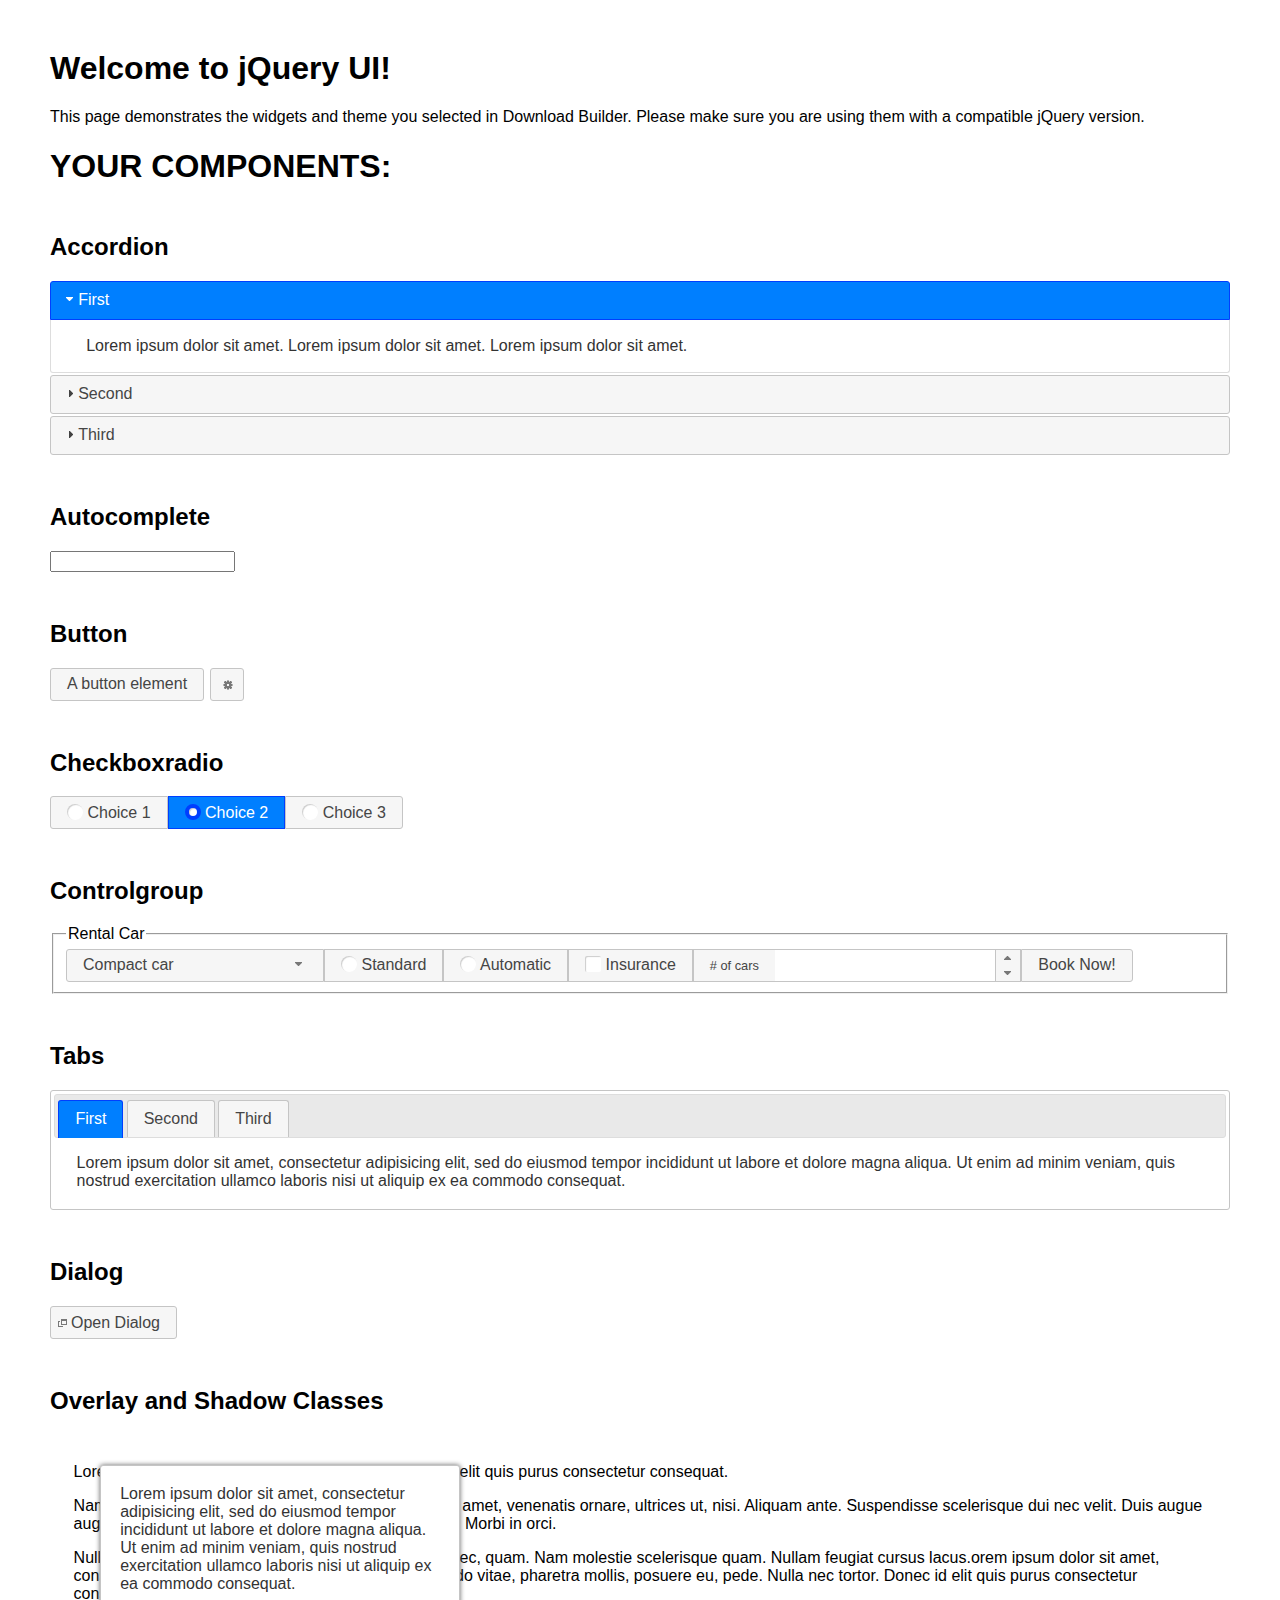
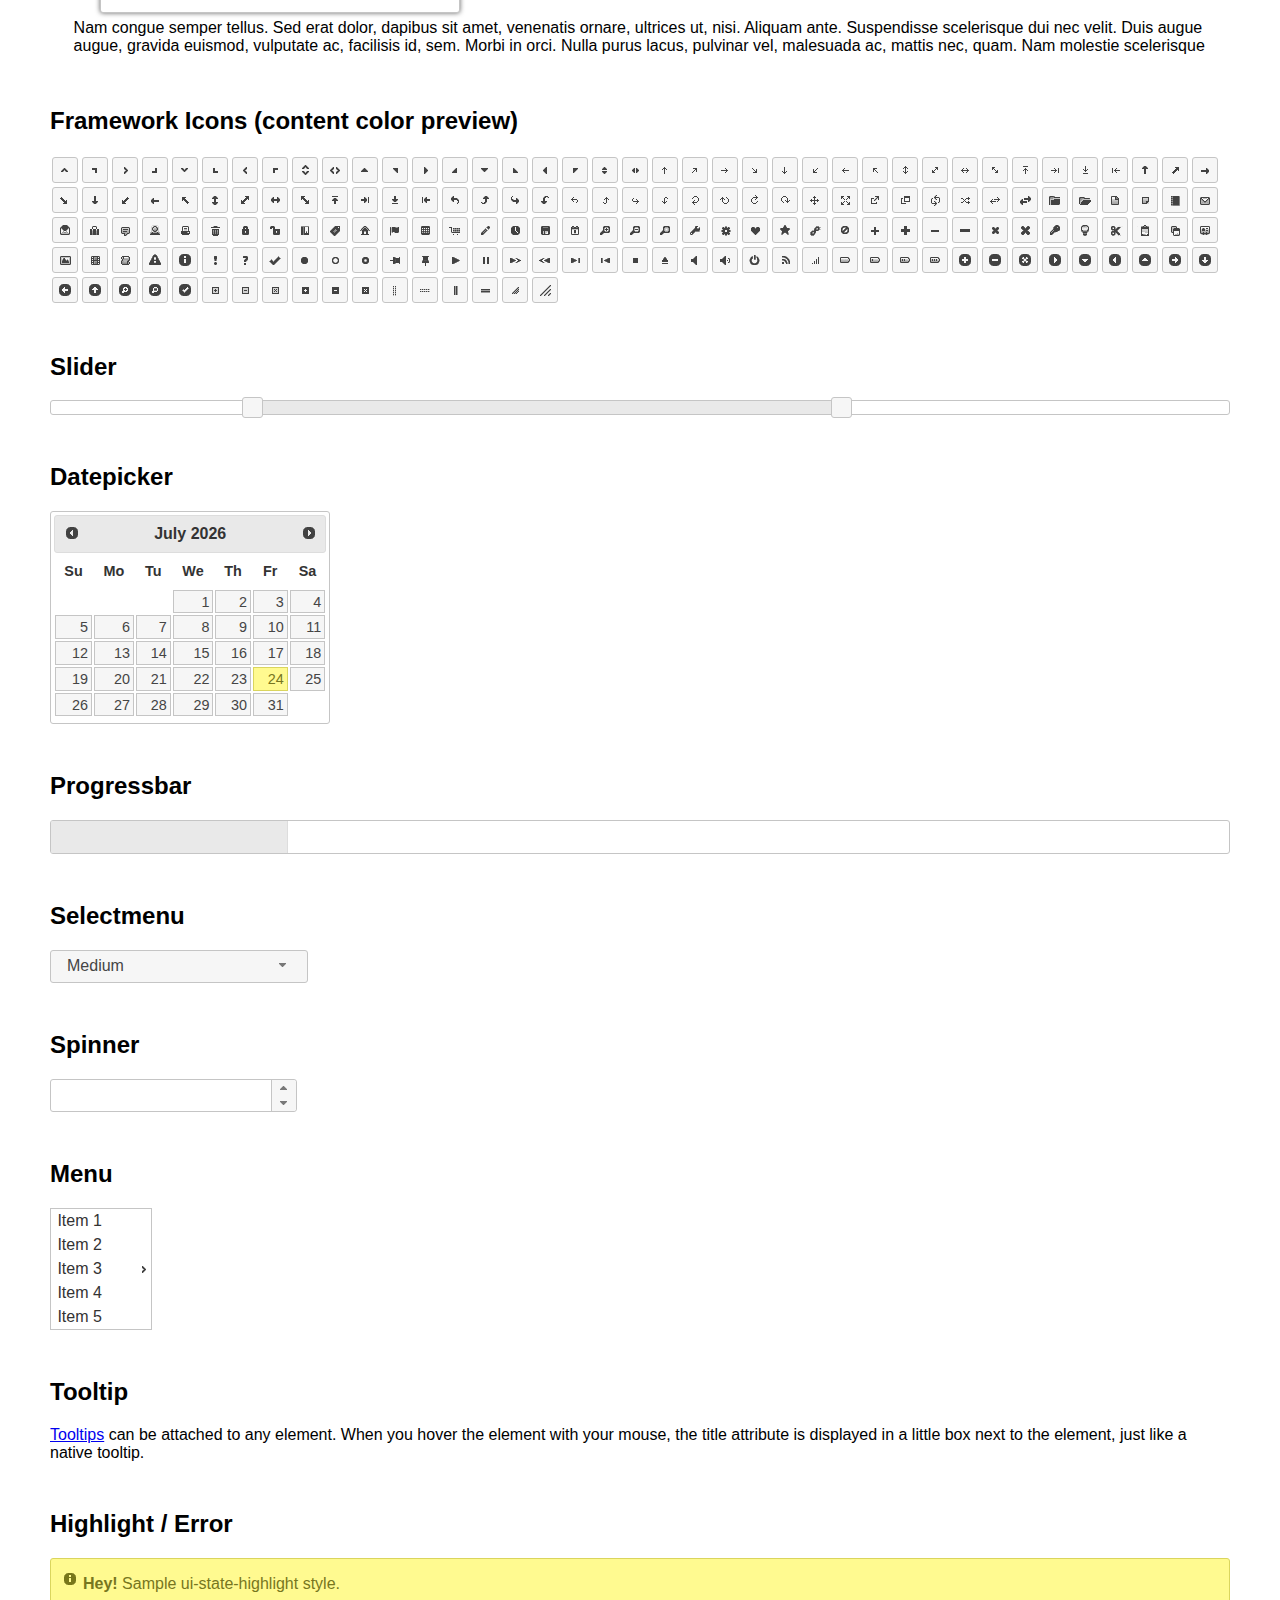
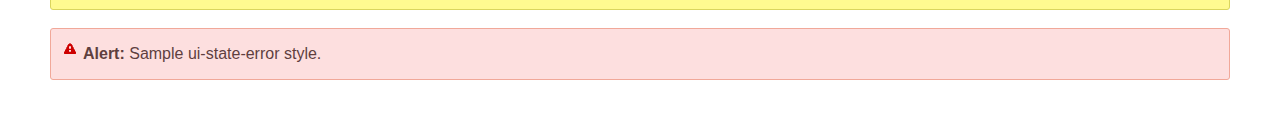
<file: jquery-ui-1.13.2/index.html>
<!doctype html>
<html lang="us">
<head>
	<meta charset="utf-8">
	<title>jQuery UI Example Page</title>
	<link href="jquery-ui.css" rel="stylesheet">
	<style>
	body{
		font-family: "Trebuchet MS", sans-serif;
		margin: 50px;
	}
	.demoHeaders {
		margin-top: 2em;
	}
	#dialog-link {
		padding: .4em 1em .4em 20px;
		text-decoration: none;
		position: relative;
	}
	#dialog-link span.ui-icon {
		margin: 0 5px 0 0;
		position: absolute;
		left: .2em;
		top: 50%;
		margin-top: -8px;
	}
	#icons {
		margin: 0;
		padding: 0;
	}
	#icons li {
		margin: 2px;
		position: relative;
		padding: 4px 0;
		cursor: pointer;
		float: left;
		list-style: none;
	}
	#icons span.ui-icon {
		float: left;
		margin: 0 4px;
	}
	.fakewindowcontain .ui-widget-overlay {
		position: absolute;
	}
	select {
		width: 200px;
	}
	</style>
</head>
<body>

<h1>Welcome to jQuery UI!</h1>

<div class="ui-widget">
	<p>This page demonstrates the widgets and theme you selected in Download Builder. Please make sure you are using them with a compatible jQuery version.</p>
</div>

<h1>YOUR COMPONENTS:</h1>

<!-- Accordion -->
<h2 class="demoHeaders">Accordion</h2>
<div id="accordion">
	<h3>First</h3>
	<div>Lorem ipsum dolor sit amet. Lorem ipsum dolor sit amet. Lorem ipsum dolor sit amet.</div>
	<h3>Second</h3>
	<div>Phasellus mattis tincidunt nibh.</div>
	<h3>Third</h3>
	<div>Nam dui erat, auctor a, dignissim quis.</div>
</div>

<!-- Autocomplete -->
<h2 class="demoHeaders">Autocomplete</h2>
<div>
	<input id="autocomplete" title="type &quot;a&quot;">
</div>

<!-- Button -->
<h2 class="demoHeaders">Button</h2>
<button id="button">A button element</button>
<button id="button-icon">An icon-only button</button>

<!-- Checkboxradio -->
<h2 class="demoHeaders">Checkboxradio</h2>
<form style="margin-top: 1em;">
	<div id="radioset">
		<input type="radio" id="radio1" name="radio"><label for="radio1">Choice 1</label>
		<input type="radio" id="radio2" name="radio" checked="checked"><label for="radio2">Choice 2</label>
		<input type="radio" id="radio3" name="radio"><label for="radio3">Choice 3</label>
	</div>
</form>

<!-- Controlgroup -->
<h2 class="demoHeaders">Controlgroup</h2>
<fieldset>
	<legend>Rental Car</legend>
	<div id="controlgroup">
		<select id="car-type">
			<option>Compact car</option>
			<option>Midsize car</option>
			<option>Full size car</option>
			<option>SUV</option>
			<option>Luxury</option>
			<option>Truck</option>
			<option>Van</option>
		</select>
		<label for="transmission-standard">Standard</label>
		<input type="radio" name="transmission" id="transmission-standard">
		<label for="transmission-automatic">Automatic</label>
		<input type="radio" name="transmission" id="transmission-automatic">
		<label for="insurance">Insurance</label>
		<input type="checkbox" name="insurance" id="insurance">
		<label for="horizontal-spinner" class="ui-controlgroup-label"># of cars</label>
		<input id="horizontal-spinner" class="ui-spinner-input">
		<button>Book Now!</button>
	</div>
</fieldset>

<!-- Tabs -->
<h2 class="demoHeaders">Tabs</h2>
<div id="tabs">
	<ul>
		<li><a href="#tabs-1">First</a></li>
		<li><a href="#tabs-2">Second</a></li>
		<li><a href="#tabs-3">Third</a></li>
	</ul>
	<div id="tabs-1">Lorem ipsum dolor sit amet, consectetur adipisicing elit, sed do eiusmod tempor incididunt ut labore et dolore magna aliqua. Ut enim ad minim veniam, quis nostrud exercitation ullamco laboris nisi ut aliquip ex ea commodo consequat.</div>
	<div id="tabs-2">Phasellus mattis tincidunt nibh. Cras orci urna, blandit id, pretium vel, aliquet ornare, felis. Maecenas scelerisque sem non nisl. Fusce sed lorem in enim dictum bibendum.</div>
	<div id="tabs-3">Nam dui erat, auctor a, dignissim quis, sollicitudin eu, felis. Pellentesque nisi urna, interdum eget, sagittis et, consequat vestibulum, lacus. Mauris porttitor ullamcorper augue.</div>
</div>

<h2 class="demoHeaders">Dialog</h2>
<p>
	<button id="dialog-link" class="ui-button ui-corner-all ui-widget">
		<span class="ui-icon ui-icon-newwin"></span>Open Dialog
	</button>
</p>

<h2 class="demoHeaders">Overlay and Shadow Classes</h2>
<div style="position: relative; width: 96%; height: 200px; padding:1% 2%; overflow:hidden;" class="fakewindowcontain">
	<p>Lorem ipsum dolor sit amet,  Nulla nec tortor. Donec id elit quis purus consectetur consequat. </p><p>Nam congue semper tellus. Sed erat dolor, dapibus sit amet, venenatis ornare, ultrices ut, nisi. Aliquam ante. Suspendisse scelerisque dui nec velit. Duis augue augue, gravida euismod, vulputate ac, facilisis id, sem. Morbi in orci. </p><p>Nulla purus lacus, pulvinar vel, malesuada ac, mattis nec, quam. Nam molestie scelerisque quam. Nullam feugiat cursus lacus.orem ipsum dolor sit amet, consectetur adipiscing elit. Donec libero risus, commodo vitae, pharetra mollis, posuere eu, pede. Nulla nec tortor. Donec id elit quis purus consectetur consequat. </p><p>Nam congue semper tellus. Sed erat dolor, dapibus sit amet, venenatis ornare, ultrices ut, nisi. Aliquam ante. Suspendisse scelerisque dui nec velit. Duis augue augue, gravida euismod, vulputate ac, facilisis id, sem. Morbi in orci. Nulla purus lacus, pulvinar vel, malesuada ac, mattis nec, quam. Nam molestie scelerisque quam. </p><p>Nullam feugiat cursus lacus.orem ipsum dolor sit amet, consectetur adipiscing elit. Donec libero risus, commodo vitae, pharetra mollis, posuere eu, pede. Nulla nec tortor. Donec id elit quis purus consectetur consequat. Nam congue semper tellus. Sed erat dolor, dapibus sit amet, venenatis ornare, ultrices ut, nisi. Aliquam ante. </p><p>Suspendisse scelerisque dui nec velit. Duis augue augue, gravida euismod, vulputate ac, facilisis id, sem. Morbi in orci. Nulla purus lacus, pulvinar vel, malesuada ac, mattis nec, quam. Nam molestie scelerisque quam. Nullam feugiat cursus lacus.orem ipsum dolor sit amet, consectetur adipiscing elit. Donec libero risus, commodo vitae, pharetra mollis, posuere eu, pede. Nulla nec tortor. Donec id elit quis purus consectetur consequat. Nam congue semper tellus. Sed erat dolor, dapibus sit amet, venenatis ornare, ultrices ut, nisi. </p>

	<!-- ui-dialog -->
	<div class="ui-widget-overlay ui-front"></div>
	<div style="position: absolute; width: 320px; left: 50px; top: 30px; padding: 1.2em" class="ui-widget ui-front ui-widget-content ui-corner-all ui-widget-shadow">
		Lorem ipsum dolor sit amet, consectetur adipisicing elit, sed do eiusmod tempor incididunt ut labore et dolore magna aliqua. Ut enim ad minim veniam, quis nostrud exercitation ullamco laboris nisi ut aliquip ex ea commodo consequat.
	</div>

</div>

<!-- ui-dialog -->
<div id="dialog" title="Dialog Title">
	<p>Lorem ipsum dolor sit amet, consectetur adipisicing elit, sed do eiusmod tempor incididunt ut labore et dolore magna aliqua. Ut enim ad minim veniam, quis nostrud exercitation ullamco laboris nisi ut aliquip ex ea commodo consequat.</p>
</div>


<h2 class="demoHeaders">Framework Icons (content color preview)</h2>
<ul id="icons" class="ui-widget ui-helper-clearfix">
	<li class="ui-state-default ui-corner-all" title=".ui-icon-caret-1-n"><span class="ui-icon ui-icon-caret-1-n"></span></li>
	<li class="ui-state-default ui-corner-all" title=".ui-icon-caret-1-ne"><span class="ui-icon ui-icon-caret-1-ne"></span></li>
	<li class="ui-state-default ui-corner-all" title=".ui-icon-caret-1-e"><span class="ui-icon ui-icon-caret-1-e"></span></li>
	<li class="ui-state-default ui-corner-all" title=".ui-icon-caret-1-se"><span class="ui-icon ui-icon-caret-1-se"></span></li>
	<li class="ui-state-default ui-corner-all" title=".ui-icon-caret-1-s"><span class="ui-icon ui-icon-caret-1-s"></span></li>
	<li class="ui-state-default ui-corner-all" title=".ui-icon-caret-1-sw"><span class="ui-icon ui-icon-caret-1-sw"></span></li>
	<li class="ui-state-default ui-corner-all" title=".ui-icon-caret-1-w"><span class="ui-icon ui-icon-caret-1-w"></span></li>
	<li class="ui-state-default ui-corner-all" title=".ui-icon-caret-1-nw"><span class="ui-icon ui-icon-caret-1-nw"></span></li>
	<li class="ui-state-default ui-corner-all" title=".ui-icon-caret-2-n-s"><span class="ui-icon ui-icon-caret-2-n-s"></span></li>
	<li class="ui-state-default ui-corner-all" title=".ui-icon-caret-2-e-w"><span class="ui-icon ui-icon-caret-2-e-w"></span></li>
	<li class="ui-state-default ui-corner-all" title=".ui-icon-triangle-1-n"><span class="ui-icon ui-icon-triangle-1-n"></span></li>
	<li class="ui-state-default ui-corner-all" title=".ui-icon-triangle-1-ne"><span class="ui-icon ui-icon-triangle-1-ne"></span></li>
	<li class="ui-state-default ui-corner-all" title=".ui-icon-triangle-1-e"><span class="ui-icon ui-icon-triangle-1-e"></span></li>
	<li class="ui-state-default ui-corner-all" title=".ui-icon-triangle-1-se"><span class="ui-icon ui-icon-triangle-1-se"></span></li>
	<li class="ui-state-default ui-corner-all" title=".ui-icon-triangle-1-s"><span class="ui-icon ui-icon-triangle-1-s"></span></li>
	<li class="ui-state-default ui-corner-all" title=".ui-icon-triangle-1-sw"><span class="ui-icon ui-icon-triangle-1-sw"></span></li>
	<li class="ui-state-default ui-corner-all" title=".ui-icon-triangle-1-w"><span class="ui-icon ui-icon-triangle-1-w"></span></li>
	<li class="ui-state-default ui-corner-all" title=".ui-icon-triangle-1-nw"><span class="ui-icon ui-icon-triangle-1-nw"></span></li>
	<li class="ui-state-default ui-corner-all" title=".ui-icon-triangle-2-n-s"><span class="ui-icon ui-icon-triangle-2-n-s"></span></li>
	<li class="ui-state-default ui-corner-all" title=".ui-icon-triangle-2-e-w"><span class="ui-icon ui-icon-triangle-2-e-w"></span></li>
	<li class="ui-state-default ui-corner-all" title=".ui-icon-arrow-1-n"><span class="ui-icon ui-icon-arrow-1-n"></span></li>
	<li class="ui-state-default ui-corner-all" title=".ui-icon-arrow-1-ne"><span class="ui-icon ui-icon-arrow-1-ne"></span></li>
	<li class="ui-state-default ui-corner-all" title=".ui-icon-arrow-1-e"><span class="ui-icon ui-icon-arrow-1-e"></span></li>
	<li class="ui-state-default ui-corner-all" title=".ui-icon-arrow-1-se"><span class="ui-icon ui-icon-arrow-1-se"></span></li>
	<li class="ui-state-default ui-corner-all" title=".ui-icon-arrow-1-s"><span class="ui-icon ui-icon-arrow-1-s"></span></li>
	<li class="ui-state-default ui-corner-all" title=".ui-icon-arrow-1-sw"><span class="ui-icon ui-icon-arrow-1-sw"></span></li>
	<li class="ui-state-default ui-corner-all" title=".ui-icon-arrow-1-w"><span class="ui-icon ui-icon-arrow-1-w"></span></li>
	<li class="ui-state-default ui-corner-all" title=".ui-icon-arrow-1-nw"><span class="ui-icon ui-icon-arrow-1-nw"></span></li>
	<li class="ui-state-default ui-corner-all" title=".ui-icon-arrow-2-n-s"><span class="ui-icon ui-icon-arrow-2-n-s"></span></li>
	<li class="ui-state-default ui-corner-all" title=".ui-icon-arrow-2-ne-sw"><span class="ui-icon ui-icon-arrow-2-ne-sw"></span></li>
	<li class="ui-state-default ui-corner-all" title=".ui-icon-arrow-2-e-w"><span class="ui-icon ui-icon-arrow-2-e-w"></span></li>
	<li class="ui-state-default ui-corner-all" title=".ui-icon-arrow-2-se-nw"><span class="ui-icon ui-icon-arrow-2-se-nw"></span></li>
	<li class="ui-state-default ui-corner-all" title=".ui-icon-arrowstop-1-n"><span class="ui-icon ui-icon-arrowstop-1-n"></span></li>
	<li class="ui-state-default ui-corner-all" title=".ui-icon-arrowstop-1-e"><span class="ui-icon ui-icon-arrowstop-1-e"></span></li>
	<li class="ui-state-default ui-corner-all" title=".ui-icon-arrowstop-1-s"><span class="ui-icon ui-icon-arrowstop-1-s"></span></li>
	<li class="ui-state-default ui-corner-all" title=".ui-icon-arrowstop-1-w"><span class="ui-icon ui-icon-arrowstop-1-w"></span></li>
	<li class="ui-state-default ui-corner-all" title=".ui-icon-arrowthick-1-n"><span class="ui-icon ui-icon-arrowthick-1-n"></span></li>
	<li class="ui-state-default ui-corner-all" title=".ui-icon-arrowthick-1-ne"><span class="ui-icon ui-icon-arrowthick-1-ne"></span></li>
	<li class="ui-state-default ui-corner-all" title=".ui-icon-arrowthick-1-e"><span class="ui-icon ui-icon-arrowthick-1-e"></span></li>
	<li class="ui-state-default ui-corner-all" title=".ui-icon-arrowthick-1-se"><span class="ui-icon ui-icon-arrowthick-1-se"></span></li>
	<li class="ui-state-default ui-corner-all" title=".ui-icon-arrowthick-1-s"><span class="ui-icon ui-icon-arrowthick-1-s"></span></li>
	<li class="ui-state-default ui-corner-all" title=".ui-icon-arrowthick-1-sw"><span class="ui-icon ui-icon-arrowthick-1-sw"></span></li>
	<li class="ui-state-default ui-corner-all" title=".ui-icon-arrowthick-1-w"><span class="ui-icon ui-icon-arrowthick-1-w"></span></li>
	<li class="ui-state-default ui-corner-all" title=".ui-icon-arrowthick-1-nw"><span class="ui-icon ui-icon-arrowthick-1-nw"></span></li>
	<li class="ui-state-default ui-corner-all" title=".ui-icon-arrowthick-2-n-s"><span class="ui-icon ui-icon-arrowthick-2-n-s"></span></li>
	<li class="ui-state-default ui-corner-all" title=".ui-icon-arrowthick-2-ne-sw"><span class="ui-icon ui-icon-arrowthick-2-ne-sw"></span></li>
	<li class="ui-state-default ui-corner-all" title=".ui-icon-arrowthick-2-e-w"><span class="ui-icon ui-icon-arrowthick-2-e-w"></span></li>
	<li class="ui-state-default ui-corner-all" title=".ui-icon-arrowthick-2-se-nw"><span class="ui-icon ui-icon-arrowthick-2-se-nw"></span></li>
	<li class="ui-state-default ui-corner-all" title=".ui-icon-arrowthickstop-1-n"><span class="ui-icon ui-icon-arrowthickstop-1-n"></span></li>
	<li class="ui-state-default ui-corner-all" title=".ui-icon-arrowthickstop-1-e"><span class="ui-icon ui-icon-arrowthickstop-1-e"></span></li>
	<li class="ui-state-default ui-corner-all" title=".ui-icon-arrowthickstop-1-s"><span class="ui-icon ui-icon-arrowthickstop-1-s"></span></li>
	<li class="ui-state-default ui-corner-all" title=".ui-icon-arrowthickstop-1-w"><span class="ui-icon ui-icon-arrowthickstop-1-w"></span></li>
	<li class="ui-state-default ui-corner-all" title=".ui-icon-arrowreturnthick-1-w"><span class="ui-icon ui-icon-arrowreturnthick-1-w"></span></li>
	<li class="ui-state-default ui-corner-all" title=".ui-icon-arrowreturnthick-1-n"><span class="ui-icon ui-icon-arrowreturnthick-1-n"></span></li>
	<li class="ui-state-default ui-corner-all" title=".ui-icon-arrowreturnthick-1-e"><span class="ui-icon ui-icon-arrowreturnthick-1-e"></span></li>
	<li class="ui-state-default ui-corner-all" title=".ui-icon-arrowreturnthick-1-s"><span class="ui-icon ui-icon-arrowreturnthick-1-s"></span></li>
	<li class="ui-state-default ui-corner-all" title=".ui-icon-arrowreturn-1-w"><span class="ui-icon ui-icon-arrowreturn-1-w"></span></li>
	<li class="ui-state-default ui-corner-all" title=".ui-icon-arrowreturn-1-n"><span class="ui-icon ui-icon-arrowreturn-1-n"></span></li>
	<li class="ui-state-default ui-corner-all" title=".ui-icon-arrowreturn-1-e"><span class="ui-icon ui-icon-arrowreturn-1-e"></span></li>
	<li class="ui-state-default ui-corner-all" title=".ui-icon-arrowreturn-1-s"><span class="ui-icon ui-icon-arrowreturn-1-s"></span></li>
	<li class="ui-state-default ui-corner-all" title=".ui-icon-arrowrefresh-1-w"><span class="ui-icon ui-icon-arrowrefresh-1-w"></span></li>
	<li class="ui-state-default ui-corner-all" title=".ui-icon-arrowrefresh-1-n"><span class="ui-icon ui-icon-arrowrefresh-1-n"></span></li>
	<li class="ui-state-default ui-corner-all" title=".ui-icon-arrowrefresh-1-e"><span class="ui-icon ui-icon-arrowrefresh-1-e"></span></li>
	<li class="ui-state-default ui-corner-all" title=".ui-icon-arrowrefresh-1-s"><span class="ui-icon ui-icon-arrowrefresh-1-s"></span></li>
	<li class="ui-state-default ui-corner-all" title=".ui-icon-arrow-4"><span class="ui-icon ui-icon-arrow-4"></span></li>
	<li class="ui-state-default ui-corner-all" title=".ui-icon-arrow-4-diag"><span class="ui-icon ui-icon-arrow-4-diag"></span></li>
	<li class="ui-state-default ui-corner-all" title=".ui-icon-extlink"><span class="ui-icon ui-icon-extlink"></span></li>
	<li class="ui-state-default ui-corner-all" title=".ui-icon-newwin"><span class="ui-icon ui-icon-newwin"></span></li>
	<li class="ui-state-default ui-corner-all" title=".ui-icon-refresh"><span class="ui-icon ui-icon-refresh"></span></li>
	<li class="ui-state-default ui-corner-all" title=".ui-icon-shuffle"><span class="ui-icon ui-icon-shuffle"></span></li>
	<li class="ui-state-default ui-corner-all" title=".ui-icon-transfer-e-w"><span class="ui-icon ui-icon-transfer-e-w"></span></li>
	<li class="ui-state-default ui-corner-all" title=".ui-icon-transferthick-e-w"><span class="ui-icon ui-icon-transferthick-e-w"></span></li>
	<li class="ui-state-default ui-corner-all" title=".ui-icon-folder-collapsed"><span class="ui-icon ui-icon-folder-collapsed"></span></li>
	<li class="ui-state-default ui-corner-all" title=".ui-icon-folder-open"><span class="ui-icon ui-icon-folder-open"></span></li>
	<li class="ui-state-default ui-corner-all" title=".ui-icon-document"><span class="ui-icon ui-icon-document"></span></li>
	<li class="ui-state-default ui-corner-all" title=".ui-icon-document-b"><span class="ui-icon ui-icon-document-b"></span></li>
	<li class="ui-state-default ui-corner-all" title=".ui-icon-note"><span class="ui-icon ui-icon-note"></span></li>
	<li class="ui-state-default ui-corner-all" title=".ui-icon-mail-closed"><span class="ui-icon ui-icon-mail-closed"></span></li>
	<li class="ui-state-default ui-corner-all" title=".ui-icon-mail-open"><span class="ui-icon ui-icon-mail-open"></span></li>
	<li class="ui-state-default ui-corner-all" title=".ui-icon-suitcase"><span class="ui-icon ui-icon-suitcase"></span></li>
	<li class="ui-state-default ui-corner-all" title=".ui-icon-comment"><span class="ui-icon ui-icon-comment"></span></li>
	<li class="ui-state-default ui-corner-all" title=".ui-icon-person"><span class="ui-icon ui-icon-person"></span></li>
	<li class="ui-state-default ui-corner-all" title=".ui-icon-print"><span class="ui-icon ui-icon-print"></span></li>
	<li class="ui-state-default ui-corner-all" title=".ui-icon-trash"><span class="ui-icon ui-icon-trash"></span></li>
	<li class="ui-state-default ui-corner-all" title=".ui-icon-locked"><span class="ui-icon ui-icon-locked"></span></li>
	<li class="ui-state-default ui-corner-all" title=".ui-icon-unlocked"><span class="ui-icon ui-icon-unlocked"></span></li>
	<li class="ui-state-default ui-corner-all" title=".ui-icon-bookmark"><span class="ui-icon ui-icon-bookmark"></span></li>
	<li class="ui-state-default ui-corner-all" title=".ui-icon-tag"><span class="ui-icon ui-icon-tag"></span></li>
	<li class="ui-state-default ui-corner-all" title=".ui-icon-home"><span class="ui-icon ui-icon-home"></span></li>
	<li class="ui-state-default ui-corner-all" title=".ui-icon-flag"><span class="ui-icon ui-icon-flag"></span></li>
	<li class="ui-state-default ui-corner-all" title=".ui-icon-calculator"><span class="ui-icon ui-icon-calculator"></span></li>
	<li class="ui-state-default ui-corner-all" title=".ui-icon-cart"><span class="ui-icon ui-icon-cart"></span></li>
	<li class="ui-state-default ui-corner-all" title=".ui-icon-pencil"><span class="ui-icon ui-icon-pencil"></span></li>
	<li class="ui-state-default ui-corner-all" title=".ui-icon-clock"><span class="ui-icon ui-icon-clock"></span></li>
	<li class="ui-state-default ui-corner-all" title=".ui-icon-disk"><span class="ui-icon ui-icon-disk"></span></li>
	<li class="ui-state-default ui-corner-all" title=".ui-icon-calendar"><span class="ui-icon ui-icon-calendar"></span></li>
	<li class="ui-state-default ui-corner-all" title=".ui-icon-zoomin"><span class="ui-icon ui-icon-zoomin"></span></li>
	<li class="ui-state-default ui-corner-all" title=".ui-icon-zoomout"><span class="ui-icon ui-icon-zoomout"></span></li>
	<li class="ui-state-default ui-corner-all" title=".ui-icon-search"><span class="ui-icon ui-icon-search"></span></li>
	<li class="ui-state-default ui-corner-all" title=".ui-icon-wrench"><span class="ui-icon ui-icon-wrench"></span></li>
	<li class="ui-state-default ui-corner-all" title=".ui-icon-gear"><span class="ui-icon ui-icon-gear"></span></li>
	<li class="ui-state-default ui-corner-all" title=".ui-icon-heart"><span class="ui-icon ui-icon-heart"></span></li>
	<li class="ui-state-default ui-corner-all" title=".ui-icon-star"><span class="ui-icon ui-icon-star"></span></li>
	<li class="ui-state-default ui-corner-all" title=".ui-icon-link"><span class="ui-icon ui-icon-link"></span></li>
	<li class="ui-state-default ui-corner-all" title=".ui-icon-cancel"><span class="ui-icon ui-icon-cancel"></span></li>
	<li class="ui-state-default ui-corner-all" title=".ui-icon-plus"><span class="ui-icon ui-icon-plus"></span></li>
	<li class="ui-state-default ui-corner-all" title=".ui-icon-plusthick"><span class="ui-icon ui-icon-plusthick"></span></li>
	<li class="ui-state-default ui-corner-all" title=".ui-icon-minus"><span class="ui-icon ui-icon-minus"></span></li>
	<li class="ui-state-default ui-corner-all" title=".ui-icon-minusthick"><span class="ui-icon ui-icon-minusthick"></span></li>
	<li class="ui-state-default ui-corner-all" title=".ui-icon-close"><span class="ui-icon ui-icon-close"></span></li>
	<li class="ui-state-default ui-corner-all" title=".ui-icon-closethick"><span class="ui-icon ui-icon-closethick"></span></li>
	<li class="ui-state-default ui-corner-all" title=".ui-icon-key"><span class="ui-icon ui-icon-key"></span></li>
	<li class="ui-state-default ui-corner-all" title=".ui-icon-lightbulb"><span class="ui-icon ui-icon-lightbulb"></span></li>
	<li class="ui-state-default ui-corner-all" title=".ui-icon-scissors"><span class="ui-icon ui-icon-scissors"></span></li>
	<li class="ui-state-default ui-corner-all" title=".ui-icon-clipboard"><span class="ui-icon ui-icon-clipboard"></span></li>
	<li class="ui-state-default ui-corner-all" title=".ui-icon-copy"><span class="ui-icon ui-icon-copy"></span></li>
	<li class="ui-state-default ui-corner-all" title=".ui-icon-contact"><span class="ui-icon ui-icon-contact"></span></li>
	<li class="ui-state-default ui-corner-all" title=".ui-icon-image"><span class="ui-icon ui-icon-image"></span></li>
	<li class="ui-state-default ui-corner-all" title=".ui-icon-video"><span class="ui-icon ui-icon-video"></span></li>
	<li class="ui-state-default ui-corner-all" title=".ui-icon-script"><span class="ui-icon ui-icon-script"></span></li>
	<li class="ui-state-default ui-corner-all" title=".ui-icon-alert"><span class="ui-icon ui-icon-alert"></span></li>
	<li class="ui-state-default ui-corner-all" title=".ui-icon-info"><span class="ui-icon ui-icon-info"></span></li>
	<li class="ui-state-default ui-corner-all" title=".ui-icon-notice"><span class="ui-icon ui-icon-notice"></span></li>
	<li class="ui-state-default ui-corner-all" title=".ui-icon-help"><span class="ui-icon ui-icon-help"></span></li>
	<li class="ui-state-default ui-corner-all" title=".ui-icon-check"><span class="ui-icon ui-icon-check"></span></li>
	<li class="ui-state-default ui-corner-all" title=".ui-icon-bullet"><span class="ui-icon ui-icon-bullet"></span></li>
	<li class="ui-state-default ui-corner-all" title=".ui-icon-radio-off"><span class="ui-icon ui-icon-radio-off"></span></li>
	<li class="ui-state-default ui-corner-all" title=".ui-icon-radio-on"><span class="ui-icon ui-icon-radio-on"></span></li>
	<li class="ui-state-default ui-corner-all" title=".ui-icon-pin-w"><span class="ui-icon ui-icon-pin-w"></span></li>
	<li class="ui-state-default ui-corner-all" title=".ui-icon-pin-s"><span class="ui-icon ui-icon-pin-s"></span></li>
	<li class="ui-state-default ui-corner-all" title=".ui-icon-play"><span class="ui-icon ui-icon-play"></span></li>
	<li class="ui-state-default ui-corner-all" title=".ui-icon-pause"><span class="ui-icon ui-icon-pause"></span></li>
	<li class="ui-state-default ui-corner-all" title=".ui-icon-seek-next"><span class="ui-icon ui-icon-seek-next"></span></li>
	<li class="ui-state-default ui-corner-all" title=".ui-icon-seek-prev"><span class="ui-icon ui-icon-seek-prev"></span></li>
	<li class="ui-state-default ui-corner-all" title=".ui-icon-seek-end"><span class="ui-icon ui-icon-seek-end"></span></li>
	<li class="ui-state-default ui-corner-all" title=".ui-icon-seek-first"><span class="ui-icon ui-icon-seek-first"></span></li>
	<li class="ui-state-default ui-corner-all" title=".ui-icon-stop"><span class="ui-icon ui-icon-stop"></span></li>
	<li class="ui-state-default ui-corner-all" title=".ui-icon-eject"><span class="ui-icon ui-icon-eject"></span></li>
	<li class="ui-state-default ui-corner-all" title=".ui-icon-volume-off"><span class="ui-icon ui-icon-volume-off"></span></li>
	<li class="ui-state-default ui-corner-all" title=".ui-icon-volume-on"><span class="ui-icon ui-icon-volume-on"></span></li>
	<li class="ui-state-default ui-corner-all" title=".ui-icon-power"><span class="ui-icon ui-icon-power"></span></li>
	<li class="ui-state-default ui-corner-all" title=".ui-icon-signal-diag"><span class="ui-icon ui-icon-signal-diag"></span></li>
	<li class="ui-state-default ui-corner-all" title=".ui-icon-signal"><span class="ui-icon ui-icon-signal"></span></li>
	<li class="ui-state-default ui-corner-all" title=".ui-icon-battery-0"><span class="ui-icon ui-icon-battery-0"></span></li>
	<li class="ui-state-default ui-corner-all" title=".ui-icon-battery-1"><span class="ui-icon ui-icon-battery-1"></span></li>
	<li class="ui-state-default ui-corner-all" title=".ui-icon-battery-2"><span class="ui-icon ui-icon-battery-2"></span></li>
	<li class="ui-state-default ui-corner-all" title=".ui-icon-battery-3"><span class="ui-icon ui-icon-battery-3"></span></li>
	<li class="ui-state-default ui-corner-all" title=".ui-icon-circle-plus"><span class="ui-icon ui-icon-circle-plus"></span></li>
	<li class="ui-state-default ui-corner-all" title=".ui-icon-circle-minus"><span class="ui-icon ui-icon-circle-minus"></span></li>
	<li class="ui-state-default ui-corner-all" title=".ui-icon-circle-close"><span class="ui-icon ui-icon-circle-close"></span></li>
	<li class="ui-state-default ui-corner-all" title=".ui-icon-circle-triangle-e"><span class="ui-icon ui-icon-circle-triangle-e"></span></li>
	<li class="ui-state-default ui-corner-all" title=".ui-icon-circle-triangle-s"><span class="ui-icon ui-icon-circle-triangle-s"></span></li>
	<li class="ui-state-default ui-corner-all" title=".ui-icon-circle-triangle-w"><span class="ui-icon ui-icon-circle-triangle-w"></span></li>
	<li class="ui-state-default ui-corner-all" title=".ui-icon-circle-triangle-n"><span class="ui-icon ui-icon-circle-triangle-n"></span></li>
	<li class="ui-state-default ui-corner-all" title=".ui-icon-circle-arrow-e"><span class="ui-icon ui-icon-circle-arrow-e"></span></li>
	<li class="ui-state-default ui-corner-all" title=".ui-icon-circle-arrow-s"><span class="ui-icon ui-icon-circle-arrow-s"></span></li>
	<li class="ui-state-default ui-corner-all" title=".ui-icon-circle-arrow-w"><span class="ui-icon ui-icon-circle-arrow-w"></span></li>
	<li class="ui-state-default ui-corner-all" title=".ui-icon-circle-arrow-n"><span class="ui-icon ui-icon-circle-arrow-n"></span></li>
	<li class="ui-state-default ui-corner-all" title=".ui-icon-circle-zoomin"><span class="ui-icon ui-icon-circle-zoomin"></span></li>
	<li class="ui-state-default ui-corner-all" title=".ui-icon-circle-zoomout"><span class="ui-icon ui-icon-circle-zoomout"></span></li>
	<li class="ui-state-default ui-corner-all" title=".ui-icon-circle-check"><span class="ui-icon ui-icon-circle-check"></span></li>
	<li class="ui-state-default ui-corner-all" title=".ui-icon-circlesmall-plus"><span class="ui-icon ui-icon-circlesmall-plus"></span></li>
	<li class="ui-state-default ui-corner-all" title=".ui-icon-circlesmall-minus"><span class="ui-icon ui-icon-circlesmall-minus"></span></li>
	<li class="ui-state-default ui-corner-all" title=".ui-icon-circlesmall-close"><span class="ui-icon ui-icon-circlesmall-close"></span></li>
	<li class="ui-state-default ui-corner-all" title=".ui-icon-squaresmall-plus"><span class="ui-icon ui-icon-squaresmall-plus"></span></li>
	<li class="ui-state-default ui-corner-all" title=".ui-icon-squaresmall-minus"><span class="ui-icon ui-icon-squaresmall-minus"></span></li>
	<li class="ui-state-default ui-corner-all" title=".ui-icon-squaresmall-close"><span class="ui-icon ui-icon-squaresmall-close"></span></li>
	<li class="ui-state-default ui-corner-all" title=".ui-icon-grip-dotted-vertical"><span class="ui-icon ui-icon-grip-dotted-vertical"></span></li>
	<li class="ui-state-default ui-corner-all" title=".ui-icon-grip-dotted-horizontal"><span class="ui-icon ui-icon-grip-dotted-horizontal"></span></li>
	<li class="ui-state-default ui-corner-all" title=".ui-icon-grip-solid-vertical"><span class="ui-icon ui-icon-grip-solid-vertical"></span></li>
	<li class="ui-state-default ui-corner-all" title=".ui-icon-grip-solid-horizontal"><span class="ui-icon ui-icon-grip-solid-horizontal"></span></li>
	<li class="ui-state-default ui-corner-all" title=".ui-icon-gripsmall-diagonal-se"><span class="ui-icon ui-icon-gripsmall-diagonal-se"></span></li>
	<li class="ui-state-default ui-corner-all" title=".ui-icon-grip-diagonal-se"><span class="ui-icon ui-icon-grip-diagonal-se"></span></li>
</ul>

<!-- Slider -->
<h2 class="demoHeaders">Slider</h2>
<div id="slider"></div>

<!-- Datepicker -->
<h2 class="demoHeaders">Datepicker</h2>
<div id="datepicker"></div>

<!-- Progressbar -->
<h2 class="demoHeaders">Progressbar</h2>
<div id="progressbar"></div>

<!-- Progressbar -->
<h2 class="demoHeaders">Selectmenu</h2>
<select id="selectmenu">
	<option>Slower</option>
	<option>Slow</option>
	<option selected="selected">Medium</option>
	<option>Fast</option>
	<option>Faster</option>
</select>

<!-- Spinner -->
<h2 class="demoHeaders">Spinner</h2>
<input id="spinner">

<!-- Menu -->
<h2 class="demoHeaders">Menu</h2>
<ul style="width:100px;" id="menu">
	<li><div>Item 1</div></li>
	<li><div>Item 2</div></li>
	<li><div>Item 3</div>
		<ul>
			<li><div>Item 3-1</div></li>
			<li><div>Item 3-2</div></li>
			<li><div>Item 3-3</div></li>
			<li><div>Item 3-4</div></li>
			<li><div>Item 3-5</div></li>
		</ul>
	</li>
	<li><div>Item 4</div></li>
	<li><div>Item 5</div></li>
</ul>

<!-- Tooltip -->
<h2 class="demoHeaders">Tooltip</h2>
<p id="tooltip">
	<a href="#" title="That&apos;s what this widget is">Tooltips</a> can be attached to any element. When you hover
the element with your mouse, the title attribute is displayed in a little box next to the element, just like a native tooltip.
</p>

<!-- Highlight / Error -->
<h2 class="demoHeaders">Highlight / Error</h2>
<div class="ui-widget">
	<div class="ui-state-highlight ui-corner-all" style="margin-top: 20px; padding: 0 .7em;">
		<p><span class="ui-icon ui-icon-info" style="float: left; margin-right: .3em;"></span>
		<strong>Hey!</strong> Sample ui-state-highlight style.</p>
	</div>
</div>
<br>
<div class="ui-widget">
	<div class="ui-state-error ui-corner-all" style="padding: 0 .7em;">
		<p><span class="ui-icon ui-icon-alert" style="float: left; margin-right: .3em;"></span>
		<strong>Alert:</strong> Sample ui-state-error style.</p>
	</div>
</div>

<script src="external/jquery/jquery.js"></script>
<script src="jquery-ui.js"></script>
<script>
$( "#accordion" ).accordion();

var availableTags = [
	"ActionScript",
	"AppleScript",
	"Asp",
	"BASIC",
	"C",
	"C++",
	"Clojure",
	"COBOL",
	"ColdFusion",
	"Erlang",
	"Fortran",
	"Groovy",
	"Haskell",
	"Java",
	"JavaScript",
	"Lisp",
	"Perl",
	"PHP",
	"Python",
	"Ruby",
	"Scala",
	"Scheme"
];
$( "#autocomplete" ).autocomplete({
	source: availableTags
});

$( "#button" ).button();
$( "#button-icon" ).button({
	icon: "ui-icon-gear",
	showLabel: false
});

$( "#radioset" ).buttonset();

$( "#controlgroup" ).controlgroup();

$( "#tabs" ).tabs();

$( "#dialog" ).dialog({
	autoOpen: false,
	width: 400,
	buttons: [
		{
			text: "Ok",
			click: function() {
				$( this ).dialog( "close" );
			}
		},
		{
			text: "Cancel",
			click: function() {
				$( this ).dialog( "close" );
			}
		}
	]
});

// Link to open the dialog
$( "#dialog-link" ).click(function( event ) {
	$( "#dialog" ).dialog( "open" );
	event.preventDefault();
});

$( "#datepicker" ).datepicker({
	inline: true
});

$( "#slider" ).slider({
	range: true,
	values: [ 17, 67 ]
});

$( "#progressbar" ).progressbar({
	value: 20
});

$( "#spinner" ).spinner();

$( "#menu" ).menu();

$( "#tooltip" ).tooltip();

$( "#selectmenu" ).selectmenu();

// Hover states on the static widgets
$( "#dialog-link, #icons li" ).hover(
	function() {
		$( this ).addClass( "ui-state-hover" );
	},
	function() {
		$( this ).removeClass( "ui-state-hover" );
	}
);
</script>
</body>
</html>
</file>
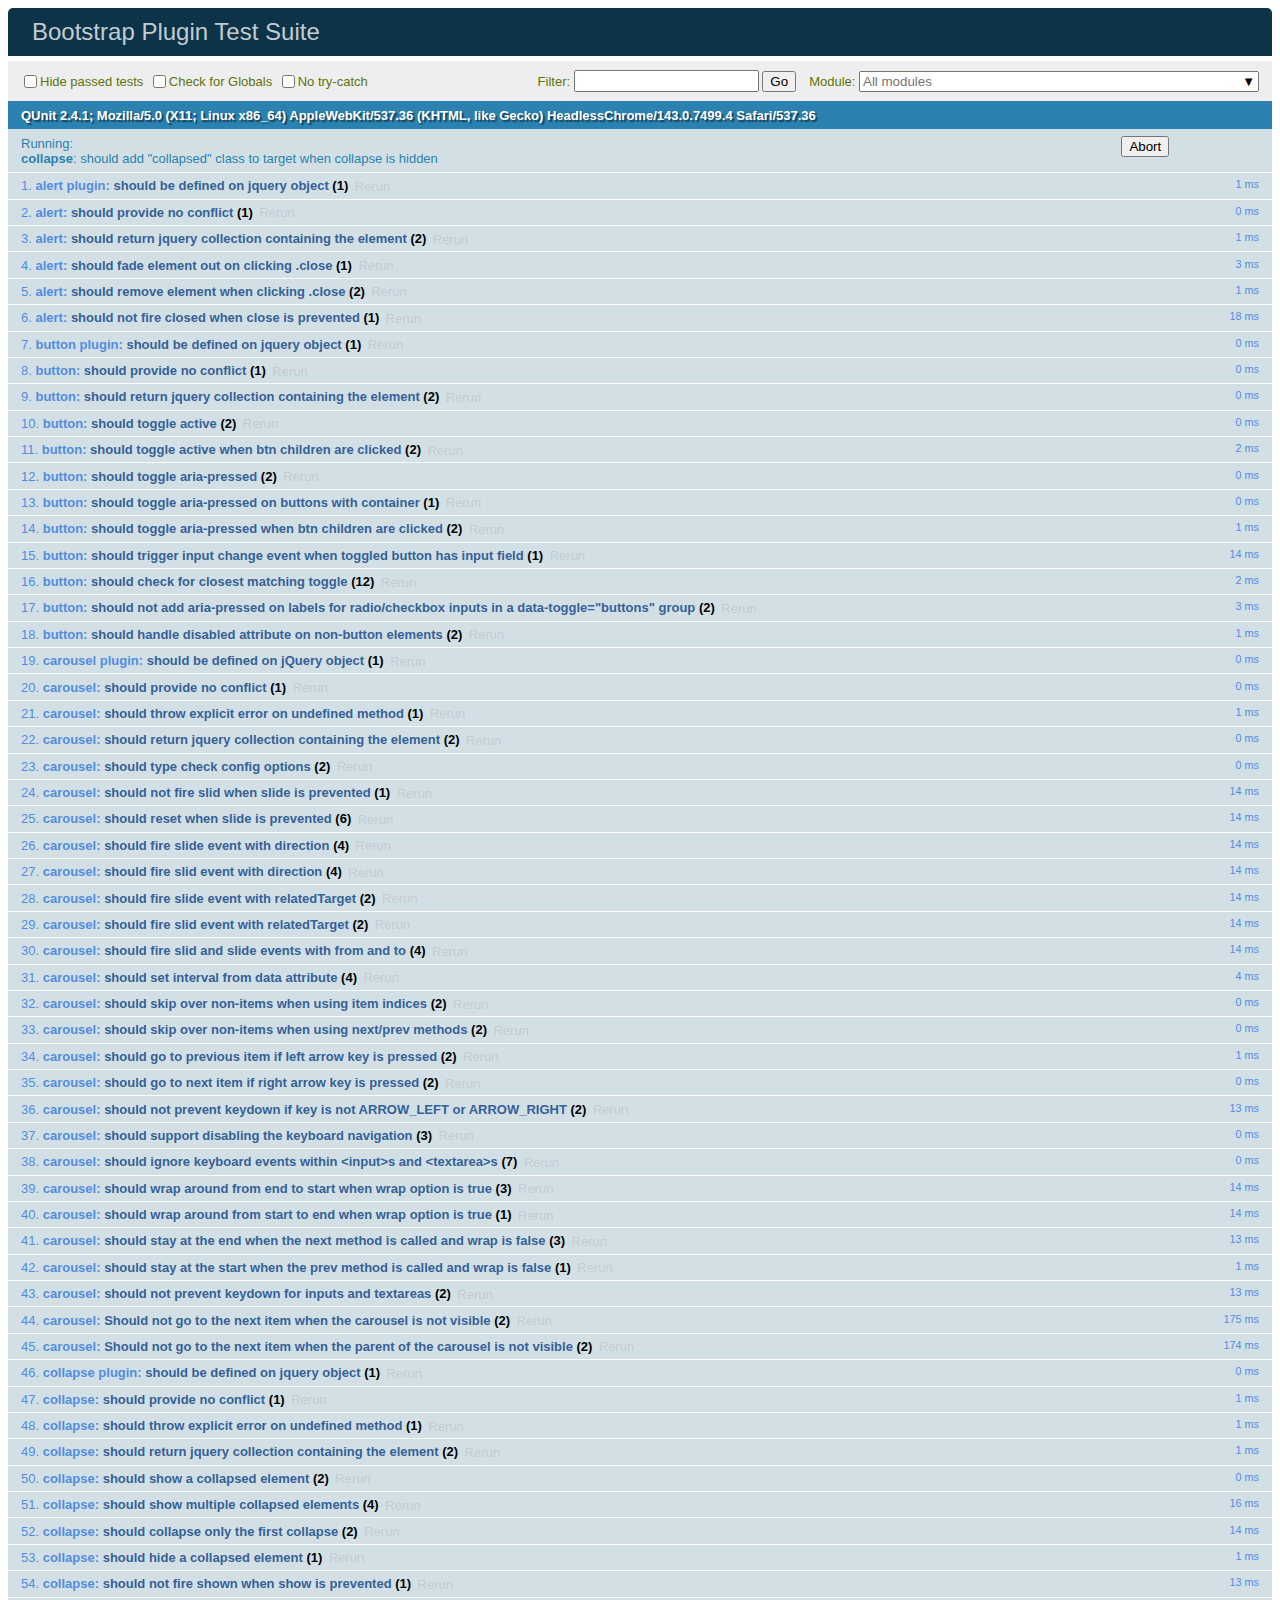
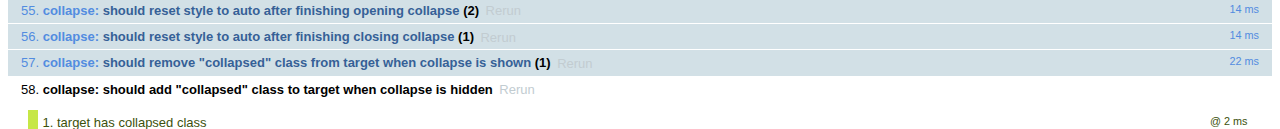
<file: bootstrap-4.0.0/bootstrap-4.0.0/js/tests/index.html>
<!doctype html>
<html lang="en">
  <head>
    <meta charset="utf-8">
    <meta name="viewport" content="width=device-width, initial-scale=1, shrink-to-fit=no">
    <title>Bootstrap Plugin Test Suite</title>

    <!-- jQuery -->
    <script>
      (function () {
        var path = '../../assets/js/vendor/jquery-slim.min.js'
        // get jquery param from the query string.
        var jQueryVersion = location.search.match(/[?&]jquery=(.*?)(?=&|$)/)

        // If a version was specified, use that version from our vendor folder
        if (jQueryVersion) {
          path = 'vendor/jquery-' + jQueryVersion[1] + '.min.js'
        }
        document.write('<script src="' + path + '"><\/script>')
      }())
    </script>
    <script src="../../assets/js/vendor/popper.min.js"></script>

    <!-- QUnit -->
    <link rel="stylesheet" href="vendor/qunit.css" media="screen">
    <script src="vendor/qunit.js"></script>

    <script>
      // Disable jQuery event aliases to ensure we don't accidentally use any of them
      [
        'blur',
        'focus',
        'focusin',
        'focusout',
        'resize',
        'scroll',
        'click',
        'dblclick',
        'mousedown',
        'mouseup',
        'mousemove',
        'mouseover',
        'mouseout',
        'mouseenter',
        'mouseleave',
        'change',
        'select',
        'submit',
        'keydown',
        'keypress',
        'keyup',
        'contextmenu'
      ].forEach(function(eventAlias) {
        $.fn[eventAlias] = function() {
          throw new Error('Using the ".' + eventAlias + '()" method is not allowed, so that Bootstrap can be compatible with custom jQuery builds which exclude the "event aliases" module that defines said method. See https://github.com/twbs/bootstrap/blob/master/CONTRIBUTING.md#js')
        }
      })

      // Require assert.expect in each test
      QUnit.config.requireExpects = true

      // See https://github.com/axemclion/grunt-saucelabs#test-result-details-with-qunit
      var log = []
      var testName

      QUnit.done(function(testResults) {
        var tests = []
        for (var i = 0; i < log.length; i++) {
          var details = log[i]
          tests.push({
            name: details.name,
            result: details.result,
            expected: details.expected,
            actual: details.actual,
            source: details.source
          })
        }
        testResults.tests = tests

        window.global_test_results = testResults
      })

      QUnit.testStart(function(testDetails) {
        QUnit.log(function(details) {
          if (!details.result) {
            details.name = testDetails.name
            log.push(details)
          }
        })
      })

      // Display fixture on-screen on iOS to avoid false positives
      // See https://github.com/twbs/bootstrap/pull/15955
      if (/iPhone|iPad|iPod/.test(navigator.userAgent)) {
        QUnit.begin(function() {
          $('#qunit-fixture').css({ top: 0, left: 0 })
        })

        QUnit.done(function() {
          $('#qunit-fixture').css({ top: '', left: '' })
        })
      }
    </script>

    <!-- Transpiled Plugins -->
    <script src="../dist/util.js"></script>
    <script src="../dist/alert.js"></script>
    <script src="../dist/button.js"></script>
    <script src="../dist/carousel.js"></script>
    <script src="../dist/collapse.js"></script>
    <script src="../dist/dropdown.js"></script>
    <script src="../dist/modal.js"></script>
    <script src="../dist/scrollspy.js"></script>
    <script src="../dist/tab.js"></script>
    <script src="../dist/tooltip.js"></script>
    <script src="../dist/popover.js"></script>

    <!-- Unit Tests -->
    <script src="unit/alert.js"></script>
    <script src="unit/button.js"></script>
    <script src="unit/carousel.js"></script>
    <script src="unit/collapse.js"></script>
    <script src="unit/dropdown.js"></script>
    <script src="unit/modal.js"></script>
    <script src="unit/scrollspy.js"></script>
    <script src="unit/tab.js"></script>
    <script src="unit/tooltip.js"></script>
    <script src="unit/popover.js"></script>
    <script src="unit/util.js"></script>
  </head>
  <body>
    <div id="qunit-container">
      <div id="qunit"></div>
      <div id="qunit-fixture"></div>
    </div>
  </body>
</html>
</file>
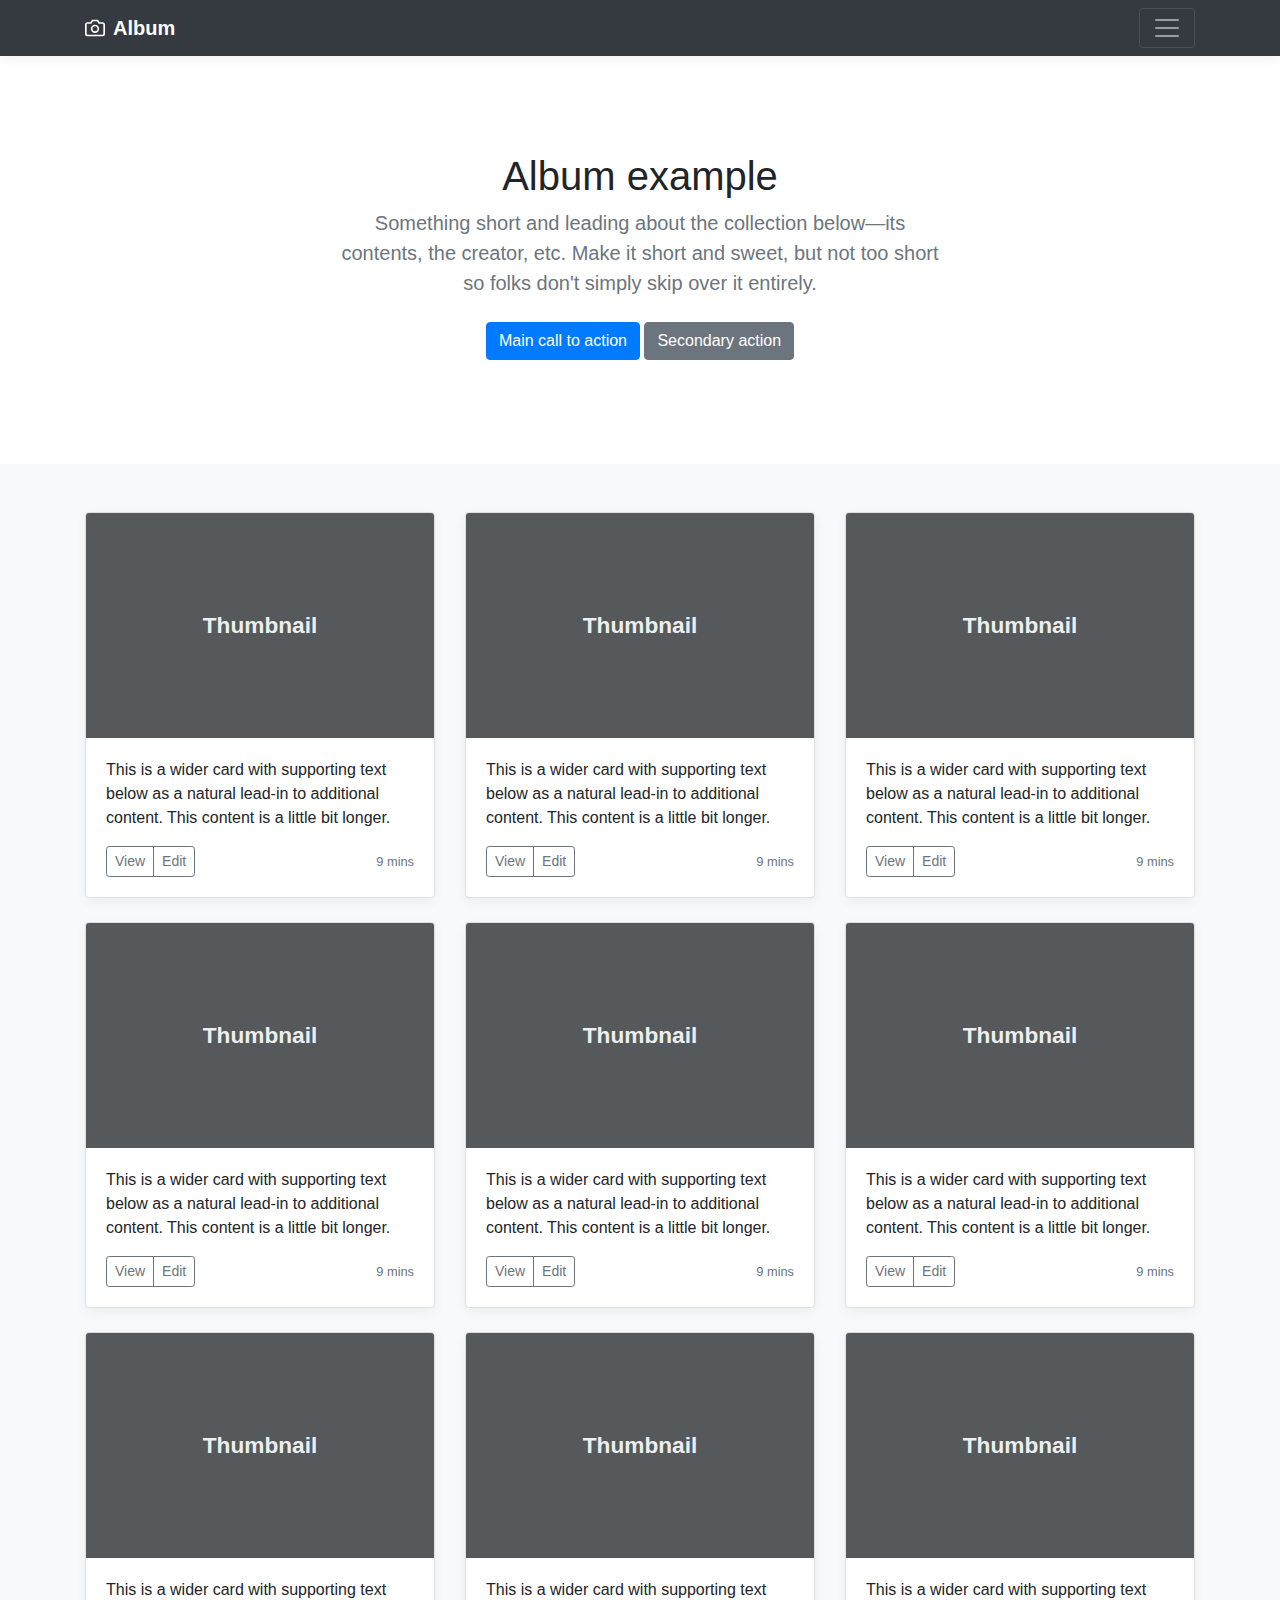
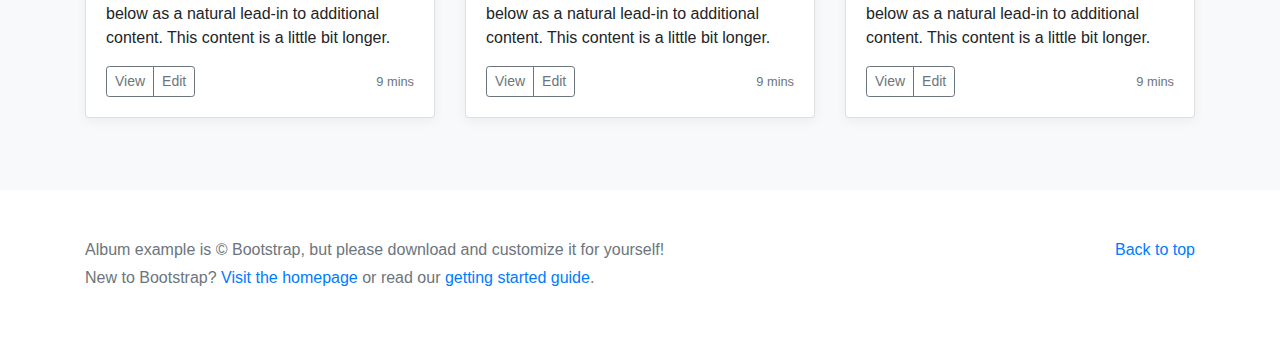
<file: bootstrap-4.0.0/bootstrap-4.0.0/docs/4.0/examples/album/index.html>
<!doctype html>
<html lang="en">
  <head>
    <meta charset="utf-8">
    <meta name="viewport" content="width=device-width, initial-scale=1, shrink-to-fit=no">
    <meta name="description" content="">
    <meta name="author" content="">
    <link rel="icon" href="../../../../favicon.ico">

    <title>Album example for Bootstrap</title>

    <!-- Bootstrap core CSS -->
    <link href="../../../../dist/css/bootstrap.min.css" rel="stylesheet">

    <!-- Custom styles for this template -->
    <link href="album.css" rel="stylesheet">
  </head>

  <body>

    <header>
      <div class="collapse bg-dark" id="navbarHeader">
        <div class="container">
          <div class="row">
            <div class="col-sm-8 col-md-7 py-4">
              <h4 class="text-white">About</h4>
              <p class="text-muted">Add some information about the album below, the author, or any other background context. Make it a few sentences long so folks can pick up some informative tidbits. Then, link them off to some social networking sites or contact information.</p>
            </div>
            <div class="col-sm-4 offset-md-1 py-4">
              <h4 class="text-white">Contact</h4>
              <ul class="list-unstyled">
                <li><a href="#" class="text-white">Follow on Twitter</a></li>
                <li><a href="#" class="text-white">Like on Facebook</a></li>
                <li><a href="#" class="text-white">Email me</a></li>
              </ul>
            </div>
          </div>
        </div>
      </div>
      <div class="navbar navbar-dark bg-dark box-shadow">
        <div class="container d-flex justify-content-between">
          <a href="#" class="navbar-brand d-flex align-items-center">
            <svg xmlns="http://www.w3.org/2000/svg" width="20" height="20" viewBox="0 0 24 24" fill="none" stroke="currentColor" stroke-width="2" stroke-linecap="round" stroke-linejoin="round" class="mr-2"><path d="M23 19a2 2 0 0 1-2 2H3a2 2 0 0 1-2-2V8a2 2 0 0 1 2-2h4l2-3h6l2 3h4a2 2 0 0 1 2 2z"></path><circle cx="12" cy="13" r="4"></circle></svg>
            <strong>Album</strong>
          </a>
          <button class="navbar-toggler" type="button" data-toggle="collapse" data-target="#navbarHeader" aria-controls="navbarHeader" aria-expanded="false" aria-label="Toggle navigation">
            <span class="navbar-toggler-icon"></span>
          </button>
        </div>
      </div>
    </header>

    <main role="main">

      <section class="jumbotron text-center">
        <div class="container">
          <h1 class="jumbotron-heading">Album example</h1>
          <p class="lead text-muted">Something short and leading about the collection below—its contents, the creator, etc. Make it short and sweet, but not too short so folks don't simply skip over it entirely.</p>
          <p>
            <a href="#" class="btn btn-primary my-2">Main call to action</a>
            <a href="#" class="btn btn-secondary my-2">Secondary action</a>
          </p>
        </div>
      </section>

      <div class="album py-5 bg-light">
        <div class="container">

          <div class="row">
            <div class="col-md-4">
              <div class="card mb-4 box-shadow">
                <img class="card-img-top" data-src="holder.js/100px225?theme=thumb&bg=55595c&fg=eceeef&text=Thumbnail" alt="Card image cap">
                <div class="card-body">
                  <p class="card-text">This is a wider card with supporting text below as a natural lead-in to additional content. This content is a little bit longer.</p>
                  <div class="d-flex justify-content-between align-items-center">
                    <div class="btn-group">
                      <button type="button" class="btn btn-sm btn-outline-secondary">View</button>
                      <button type="button" class="btn btn-sm btn-outline-secondary">Edit</button>
                    </div>
                    <small class="text-muted">9 mins</small>
                  </div>
                </div>
              </div>
            </div>
            <div class="col-md-4">
              <div class="card mb-4 box-shadow">
                <img class="card-img-top" data-src="holder.js/100px225?theme=thumb&bg=55595c&fg=eceeef&text=Thumbnail" alt="Card image cap">
                <div class="card-body">
                  <p class="card-text">This is a wider card with supporting text below as a natural lead-in to additional content. This content is a little bit longer.</p>
                  <div class="d-flex justify-content-between align-items-center">
                    <div class="btn-group">
                      <button type="button" class="btn btn-sm btn-outline-secondary">View</button>
                      <button type="button" class="btn btn-sm btn-outline-secondary">Edit</button>
                    </div>
                    <small class="text-muted">9 mins</small>
                  </div>
                </div>
              </div>
            </div>
            <div class="col-md-4">
              <div class="card mb-4 box-shadow">
                <img class="card-img-top" data-src="holder.js/100px225?theme=thumb&bg=55595c&fg=eceeef&text=Thumbnail" alt="Card image cap">
                <div class="card-body">
                  <p class="card-text">This is a wider card with supporting text below as a natural lead-in to additional content. This content is a little bit longer.</p>
                  <div class="d-flex justify-content-between align-items-center">
                    <div class="btn-group">
                      <button type="button" class="btn btn-sm btn-outline-secondary">View</button>
                      <button type="button" class="btn btn-sm btn-outline-secondary">Edit</button>
                    </div>
                    <small class="text-muted">9 mins</small>
                  </div>
                </div>
              </div>
            </div>

            <div class="col-md-4">
              <div class="card mb-4 box-shadow">
                <img class="card-img-top" data-src="holder.js/100px225?theme=thumb&bg=55595c&fg=eceeef&text=Thumbnail" alt="Card image cap">
                <div class="card-body">
                  <p class="card-text">This is a wider card with supporting text below as a natural lead-in to additional content. This content is a little bit longer.</p>
                  <div class="d-flex justify-content-between align-items-center">
                    <div class="btn-group">
                      <button type="button" class="btn btn-sm btn-outline-secondary">View</button>
                      <button type="button" class="btn btn-sm btn-outline-secondary">Edit</button>
                    </div>
                    <small class="text-muted">9 mins</small>
                  </div>
                </div>
              </div>
            </div>
            <div class="col-md-4">
              <div class="card mb-4 box-shadow">
                <img class="card-img-top" data-src="holder.js/100px225?theme=thumb&bg=55595c&fg=eceeef&text=Thumbnail" alt="Card image cap">
                <div class="card-body">
                  <p class="card-text">This is a wider card with supporting text below as a natural lead-in to additional content. This content is a little bit longer.</p>
                  <div class="d-flex justify-content-between align-items-center">
                    <div class="btn-group">
                      <button type="button" class="btn btn-sm btn-outline-secondary">View</button>
                      <button type="button" class="btn btn-sm btn-outline-secondary">Edit</button>
                    </div>
                    <small class="text-muted">9 mins</small>
                  </div>
                </div>
              </div>
            </div>
            <div class="col-md-4">
              <div class="card mb-4 box-shadow">
                <img class="card-img-top" data-src="holder.js/100px225?theme=thumb&bg=55595c&fg=eceeef&text=Thumbnail" alt="Card image cap">
                <div class="card-body">
                  <p class="card-text">This is a wider card with supporting text below as a natural lead-in to additional content. This content is a little bit longer.</p>
                  <div class="d-flex justify-content-between align-items-center">
                    <div class="btn-group">
                      <button type="button" class="btn btn-sm btn-outline-secondary">View</button>
                      <button type="button" class="btn btn-sm btn-outline-secondary">Edit</button>
                    </div>
                    <small class="text-muted">9 mins</small>
                  </div>
                </div>
              </div>
            </div>

            <div class="col-md-4">
              <div class="card mb-4 box-shadow">
                <img class="card-img-top" data-src="holder.js/100px225?theme=thumb&bg=55595c&fg=eceeef&text=Thumbnail" alt="Card image cap">
                <div class="card-body">
                  <p class="card-text">This is a wider card with supporting text below as a natural lead-in to additional content. This content is a little bit longer.</p>
                  <div class="d-flex justify-content-between align-items-center">
                    <div class="btn-group">
                      <button type="button" class="btn btn-sm btn-outline-secondary">View</button>
                      <button type="button" class="btn btn-sm btn-outline-secondary">Edit</button>
                    </div>
                    <small class="text-muted">9 mins</small>
                  </div>
                </div>
              </div>
            </div>
            <div class="col-md-4">
              <div class="card mb-4 box-shadow">
                <img class="card-img-top" data-src="holder.js/100px225?theme=thumb&bg=55595c&fg=eceeef&text=Thumbnail" alt="Card image cap">
                <div class="card-body">
                  <p class="card-text">This is a wider card with supporting text below as a natural lead-in to additional content. This content is a little bit longer.</p>
                  <div class="d-flex justify-content-between align-items-center">
                    <div class="btn-group">
                      <button type="button" class="btn btn-sm btn-outline-secondary">View</button>
                      <button type="button" class="btn btn-sm btn-outline-secondary">Edit</button>
                    </div>
                    <small class="text-muted">9 mins</small>
                  </div>
                </div>
              </div>
            </div>
            <div class="col-md-4">
              <div class="card mb-4 box-shadow">
                <img class="card-img-top" data-src="holder.js/100px225?theme=thumb&bg=55595c&fg=eceeef&text=Thumbnail" alt="Card image cap">
                <div class="card-body">
                  <p class="card-text">This is a wider card with supporting text below as a natural lead-in to additional content. This content is a little bit longer.</p>
                  <div class="d-flex justify-content-between align-items-center">
                    <div class="btn-group">
                      <button type="button" class="btn btn-sm btn-outline-secondary">View</button>
                      <button type="button" class="btn btn-sm btn-outline-secondary">Edit</button>
                    </div>
                    <small class="text-muted">9 mins</small>
                  </div>
                </div>
              </div>
            </div>
          </div>
        </div>
      </div>

    </main>

    <footer class="text-muted">
      <div class="container">
        <p class="float-right">
          <a href="#">Back to top</a>
        </p>
        <p>Album example is &copy; Bootstrap, but please download and customize it for yourself!</p>
        <p>New to Bootstrap? <a href="../../">Visit the homepage</a> or read our <a href="../../getting-started/">getting started guide</a>.</p>
      </div>
    </footer>

    <!-- Bootstrap core JavaScript
    ================================================== -->
    <!-- Placed at the end of the document so the pages load faster -->
    <script src="https://code.jquery.com/jquery-3.2.1.slim.min.js" integrity="sha384-KJ3o2DKtIkvYIK3UENzmM7KCkRr/rE9/Qpg6aAZGJwFDMVNA/GpGFF93hXpG5KkN" crossorigin="anonymous"></script>
    <script>window.jQuery || document.write('<script src="../../../../assets/js/vendor/jquery-slim.min.js"><\/script>')</script>
    <script src="../../../../assets/js/vendor/popper.min.js"></script>
    <script src="../../../../dist/js/bootstrap.min.js"></script>
    <script src="../../../../assets/js/vendor/holder.min.js"></script>
  </body>
</html>
</file>
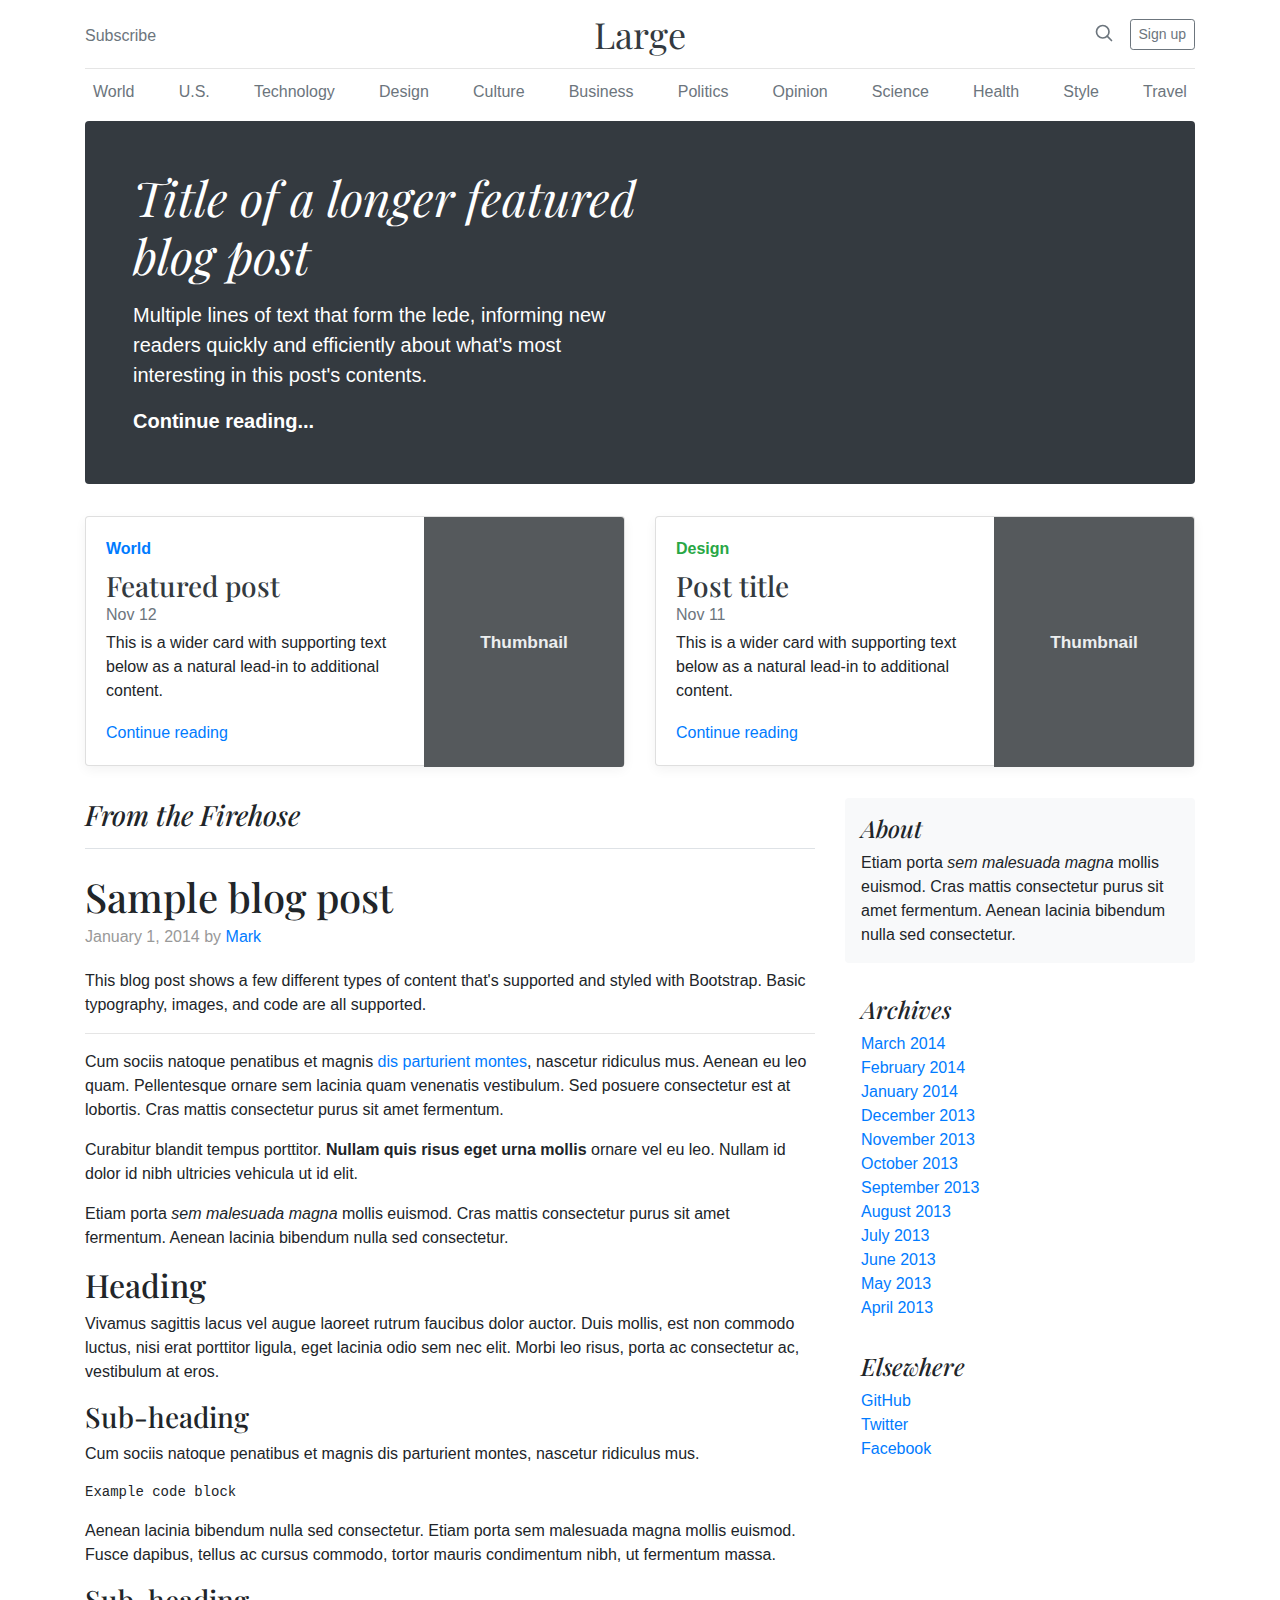
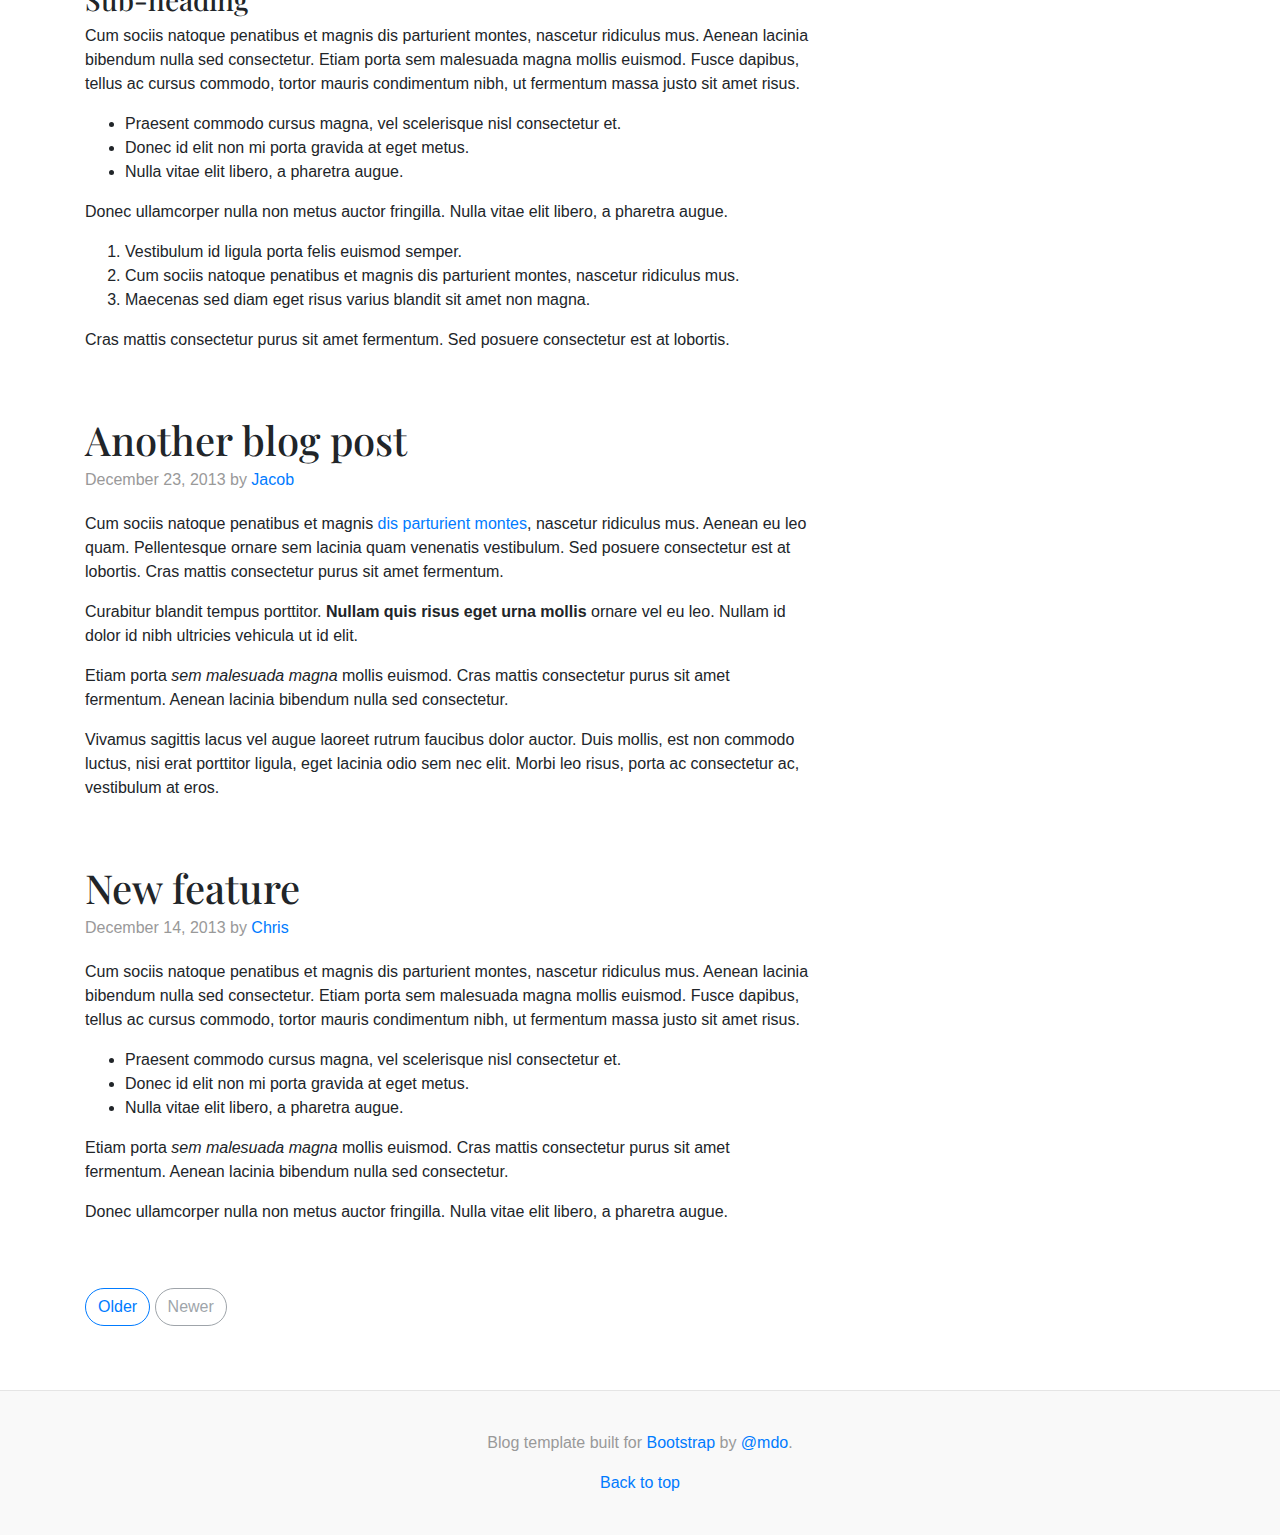
<file: bootstrap-4.0.0/bootstrap-4.0.0/docs/4.0/examples/blog/index.html>
<!doctype html>
<html lang="en">
  <head>
    <meta charset="utf-8">
    <meta name="viewport" content="width=device-width, initial-scale=1, shrink-to-fit=no">
    <meta name="description" content="">
    <meta name="author" content="">
    <link rel="icon" href="../../../../favicon.ico">

    <title>Blog Template for Bootstrap</title>

    <!-- Bootstrap core CSS -->
    <link href="../../../../dist/css/bootstrap.min.css" rel="stylesheet">

    <!-- Custom styles for this template -->
    <link href="https://fonts.googleapis.com/css?family=Playfair+Display:700,900" rel="stylesheet">
    <link href="blog.css" rel="stylesheet">
  </head>

  <body>

    <div class="container">
      <header class="blog-header py-3">
        <div class="row flex-nowrap justify-content-between align-items-center">
          <div class="col-4 pt-1">
            <a class="text-muted" href="#">Subscribe</a>
          </div>
          <div class="col-4 text-center">
            <a class="blog-header-logo text-dark" href="#">Large</a>
          </div>
          <div class="col-4 d-flex justify-content-end align-items-center">
            <a class="text-muted" href="#">
              <svg xmlns="http://www.w3.org/2000/svg" width="20" height="20" viewBox="0 0 24 24" fill="none" stroke="currentColor" stroke-width="2" stroke-linecap="round" stroke-linejoin="round" class="mx-3"><circle cx="10.5" cy="10.5" r="7.5"></circle><line x1="21" y1="21" x2="15.8" y2="15.8"></line></svg>
            </a>
            <a class="btn btn-sm btn-outline-secondary" href="#">Sign up</a>
          </div>
        </div>
      </header>

      <div class="nav-scroller py-1 mb-2">
        <nav class="nav d-flex justify-content-between">
          <a class="p-2 text-muted" href="#">World</a>
          <a class="p-2 text-muted" href="#">U.S.</a>
          <a class="p-2 text-muted" href="#">Technology</a>
          <a class="p-2 text-muted" href="#">Design</a>
          <a class="p-2 text-muted" href="#">Culture</a>
          <a class="p-2 text-muted" href="#">Business</a>
          <a class="p-2 text-muted" href="#">Politics</a>
          <a class="p-2 text-muted" href="#">Opinion</a>
          <a class="p-2 text-muted" href="#">Science</a>
          <a class="p-2 text-muted" href="#">Health</a>
          <a class="p-2 text-muted" href="#">Style</a>
          <a class="p-2 text-muted" href="#">Travel</a>
        </nav>
      </div>

      <div class="jumbotron p-3 p-md-5 text-white rounded bg-dark">
        <div class="col-md-6 px-0">
          <h1 class="display-4 font-italic">Title of a longer featured blog post</h1>
          <p class="lead my-3">Multiple lines of text that form the lede, informing new readers quickly and efficiently about what's most interesting in this post's contents.</p>
          <p class="lead mb-0"><a href="#" class="text-white font-weight-bold">Continue reading...</a></p>
        </div>
      </div>

      <div class="row mb-2">
        <div class="col-md-6">
          <div class="card flex-md-row mb-4 box-shadow h-md-250">
            <div class="card-body d-flex flex-column align-items-start">
              <strong class="d-inline-block mb-2 text-primary">World</strong>
              <h3 class="mb-0">
                <a class="text-dark" href="#">Featured post</a>
              </h3>
              <div class="mb-1 text-muted">Nov 12</div>
              <p class="card-text mb-auto">This is a wider card with supporting text below as a natural lead-in to additional content.</p>
              <a href="#">Continue reading</a>
            </div>
            <img class="card-img-right flex-auto d-none d-md-block" data-src="holder.js/200x250?theme=thumb" alt="Card image cap">
          </div>
        </div>
        <div class="col-md-6">
          <div class="card flex-md-row mb-4 box-shadow h-md-250">
            <div class="card-body d-flex flex-column align-items-start">
              <strong class="d-inline-block mb-2 text-success">Design</strong>
              <h3 class="mb-0">
                <a class="text-dark" href="#">Post title</a>
              </h3>
              <div class="mb-1 text-muted">Nov 11</div>
              <p class="card-text mb-auto">This is a wider card with supporting text below as a natural lead-in to additional content.</p>
              <a href="#">Continue reading</a>
            </div>
            <img class="card-img-right flex-auto d-none d-md-block" data-src="holder.js/200x250?theme=thumb" alt="Card image cap">
          </div>
        </div>
      </div>
    </div>

    <main role="main" class="container">
      <div class="row">
        <div class="col-md-8 blog-main">
          <h3 class="pb-3 mb-4 font-italic border-bottom">
            From the Firehose
          </h3>

          <div class="blog-post">
            <h2 class="blog-post-title">Sample blog post</h2>
            <p class="blog-post-meta">January 1, 2014 by <a href="#">Mark</a></p>

            <p>This blog post shows a few different types of content that's supported and styled with Bootstrap. Basic typography, images, and code are all supported.</p>
            <hr>
            <p>Cum sociis natoque penatibus et magnis <a href="#">dis parturient montes</a>, nascetur ridiculus mus. Aenean eu leo quam. Pellentesque ornare sem lacinia quam venenatis vestibulum. Sed posuere consectetur est at lobortis. Cras mattis consectetur purus sit amet fermentum.</p>
            <blockquote>
              <p>Curabitur blandit tempus porttitor. <strong>Nullam quis risus eget urna mollis</strong> ornare vel eu leo. Nullam id dolor id nibh ultricies vehicula ut id elit.</p>
            </blockquote>
            <p>Etiam porta <em>sem malesuada magna</em> mollis euismod. Cras mattis consectetur purus sit amet fermentum. Aenean lacinia bibendum nulla sed consectetur.</p>
            <h2>Heading</h2>
            <p>Vivamus sagittis lacus vel augue laoreet rutrum faucibus dolor auctor. Duis mollis, est non commodo luctus, nisi erat porttitor ligula, eget lacinia odio sem nec elit. Morbi leo risus, porta ac consectetur ac, vestibulum at eros.</p>
            <h3>Sub-heading</h3>
            <p>Cum sociis natoque penatibus et magnis dis parturient montes, nascetur ridiculus mus.</p>
            <pre><code>Example code block</code></pre>
            <p>Aenean lacinia bibendum nulla sed consectetur. Etiam porta sem malesuada magna mollis euismod. Fusce dapibus, tellus ac cursus commodo, tortor mauris condimentum nibh, ut fermentum massa.</p>
            <h3>Sub-heading</h3>
            <p>Cum sociis natoque penatibus et magnis dis parturient montes, nascetur ridiculus mus. Aenean lacinia bibendum nulla sed consectetur. Etiam porta sem malesuada magna mollis euismod. Fusce dapibus, tellus ac cursus commodo, tortor mauris condimentum nibh, ut fermentum massa justo sit amet risus.</p>
            <ul>
              <li>Praesent commodo cursus magna, vel scelerisque nisl consectetur et.</li>
              <li>Donec id elit non mi porta gravida at eget metus.</li>
              <li>Nulla vitae elit libero, a pharetra augue.</li>
            </ul>
            <p>Donec ullamcorper nulla non metus auctor fringilla. Nulla vitae elit libero, a pharetra augue.</p>
            <ol>
              <li>Vestibulum id ligula porta felis euismod semper.</li>
              <li>Cum sociis natoque penatibus et magnis dis parturient montes, nascetur ridiculus mus.</li>
              <li>Maecenas sed diam eget risus varius blandit sit amet non magna.</li>
            </ol>
            <p>Cras mattis consectetur purus sit amet fermentum. Sed posuere consectetur est at lobortis.</p>
          </div><!-- /.blog-post -->

          <div class="blog-post">
            <h2 class="blog-post-title">Another blog post</h2>
            <p class="blog-post-meta">December 23, 2013 by <a href="#">Jacob</a></p>

            <p>Cum sociis natoque penatibus et magnis <a href="#">dis parturient montes</a>, nascetur ridiculus mus. Aenean eu leo quam. Pellentesque ornare sem lacinia quam venenatis vestibulum. Sed posuere consectetur est at lobortis. Cras mattis consectetur purus sit amet fermentum.</p>
            <blockquote>
              <p>Curabitur blandit tempus porttitor. <strong>Nullam quis risus eget urna mollis</strong> ornare vel eu leo. Nullam id dolor id nibh ultricies vehicula ut id elit.</p>
            </blockquote>
            <p>Etiam porta <em>sem malesuada magna</em> mollis euismod. Cras mattis consectetur purus sit amet fermentum. Aenean lacinia bibendum nulla sed consectetur.</p>
            <p>Vivamus sagittis lacus vel augue laoreet rutrum faucibus dolor auctor. Duis mollis, est non commodo luctus, nisi erat porttitor ligula, eget lacinia odio sem nec elit. Morbi leo risus, porta ac consectetur ac, vestibulum at eros.</p>
          </div><!-- /.blog-post -->

          <div class="blog-post">
            <h2 class="blog-post-title">New feature</h2>
            <p class="blog-post-meta">December 14, 2013 by <a href="#">Chris</a></p>

            <p>Cum sociis natoque penatibus et magnis dis parturient montes, nascetur ridiculus mus. Aenean lacinia bibendum nulla sed consectetur. Etiam porta sem malesuada magna mollis euismod. Fusce dapibus, tellus ac cursus commodo, tortor mauris condimentum nibh, ut fermentum massa justo sit amet risus.</p>
            <ul>
              <li>Praesent commodo cursus magna, vel scelerisque nisl consectetur et.</li>
              <li>Donec id elit non mi porta gravida at eget metus.</li>
              <li>Nulla vitae elit libero, a pharetra augue.</li>
            </ul>
            <p>Etiam porta <em>sem malesuada magna</em> mollis euismod. Cras mattis consectetur purus sit amet fermentum. Aenean lacinia bibendum nulla sed consectetur.</p>
            <p>Donec ullamcorper nulla non metus auctor fringilla. Nulla vitae elit libero, a pharetra augue.</p>
          </div><!-- /.blog-post -->

          <nav class="blog-pagination">
            <a class="btn btn-outline-primary" href="#">Older</a>
            <a class="btn btn-outline-secondary disabled" href="#">Newer</a>
          </nav>

        </div><!-- /.blog-main -->

        <aside class="col-md-4 blog-sidebar">
          <div class="p-3 mb-3 bg-light rounded">
            <h4 class="font-italic">About</h4>
            <p class="mb-0">Etiam porta <em>sem malesuada magna</em> mollis euismod. Cras mattis consectetur purus sit amet fermentum. Aenean lacinia bibendum nulla sed consectetur.</p>
          </div>

          <div class="p-3">
            <h4 class="font-italic">Archives</h4>
            <ol class="list-unstyled mb-0">
              <li><a href="#">March 2014</a></li>
              <li><a href="#">February 2014</a></li>
              <li><a href="#">January 2014</a></li>
              <li><a href="#">December 2013</a></li>
              <li><a href="#">November 2013</a></li>
              <li><a href="#">October 2013</a></li>
              <li><a href="#">September 2013</a></li>
              <li><a href="#">August 2013</a></li>
              <li><a href="#">July 2013</a></li>
              <li><a href="#">June 2013</a></li>
              <li><a href="#">May 2013</a></li>
              <li><a href="#">April 2013</a></li>
            </ol>
          </div>

          <div class="p-3">
            <h4 class="font-italic">Elsewhere</h4>
            <ol class="list-unstyled">
              <li><a href="#">GitHub</a></li>
              <li><a href="#">Twitter</a></li>
              <li><a href="#">Facebook</a></li>
            </ol>
          </div>
        </aside><!-- /.blog-sidebar -->

      </div><!-- /.row -->

    </main><!-- /.container -->

    <footer class="blog-footer">
      <p>Blog template built for <a href="https://getbootstrap.com/">Bootstrap</a> by <a href="https://twitter.com/mdo">@mdo</a>.</p>
      <p>
        <a href="#">Back to top</a>
      </p>
    </footer>

    <!-- Bootstrap core JavaScript
    ================================================== -->
    <!-- Placed at the end of the document so the pages load faster -->
    <script src="https://code.jquery.com/jquery-3.2.1.slim.min.js" integrity="sha384-KJ3o2DKtIkvYIK3UENzmM7KCkRr/rE9/Qpg6aAZGJwFDMVNA/GpGFF93hXpG5KkN" crossorigin="anonymous"></script>
    <script>window.jQuery || document.write('<script src="../../../../assets/js/vendor/jquery-slim.min.js"><\/script>')</script>
    <script src="../../../../assets/js/vendor/popper.min.js"></script>
    <script src="../../../../dist/js/bootstrap.min.js"></script>
    <script src="../../../../assets/js/vendor/holder.min.js"></script>
    <script>
      Holder.addTheme('thumb', {
        bg: '#55595c',
        fg: '#eceeef',
        text: 'Thumbnail'
      });
    </script>
  </body>
</html>
</file>
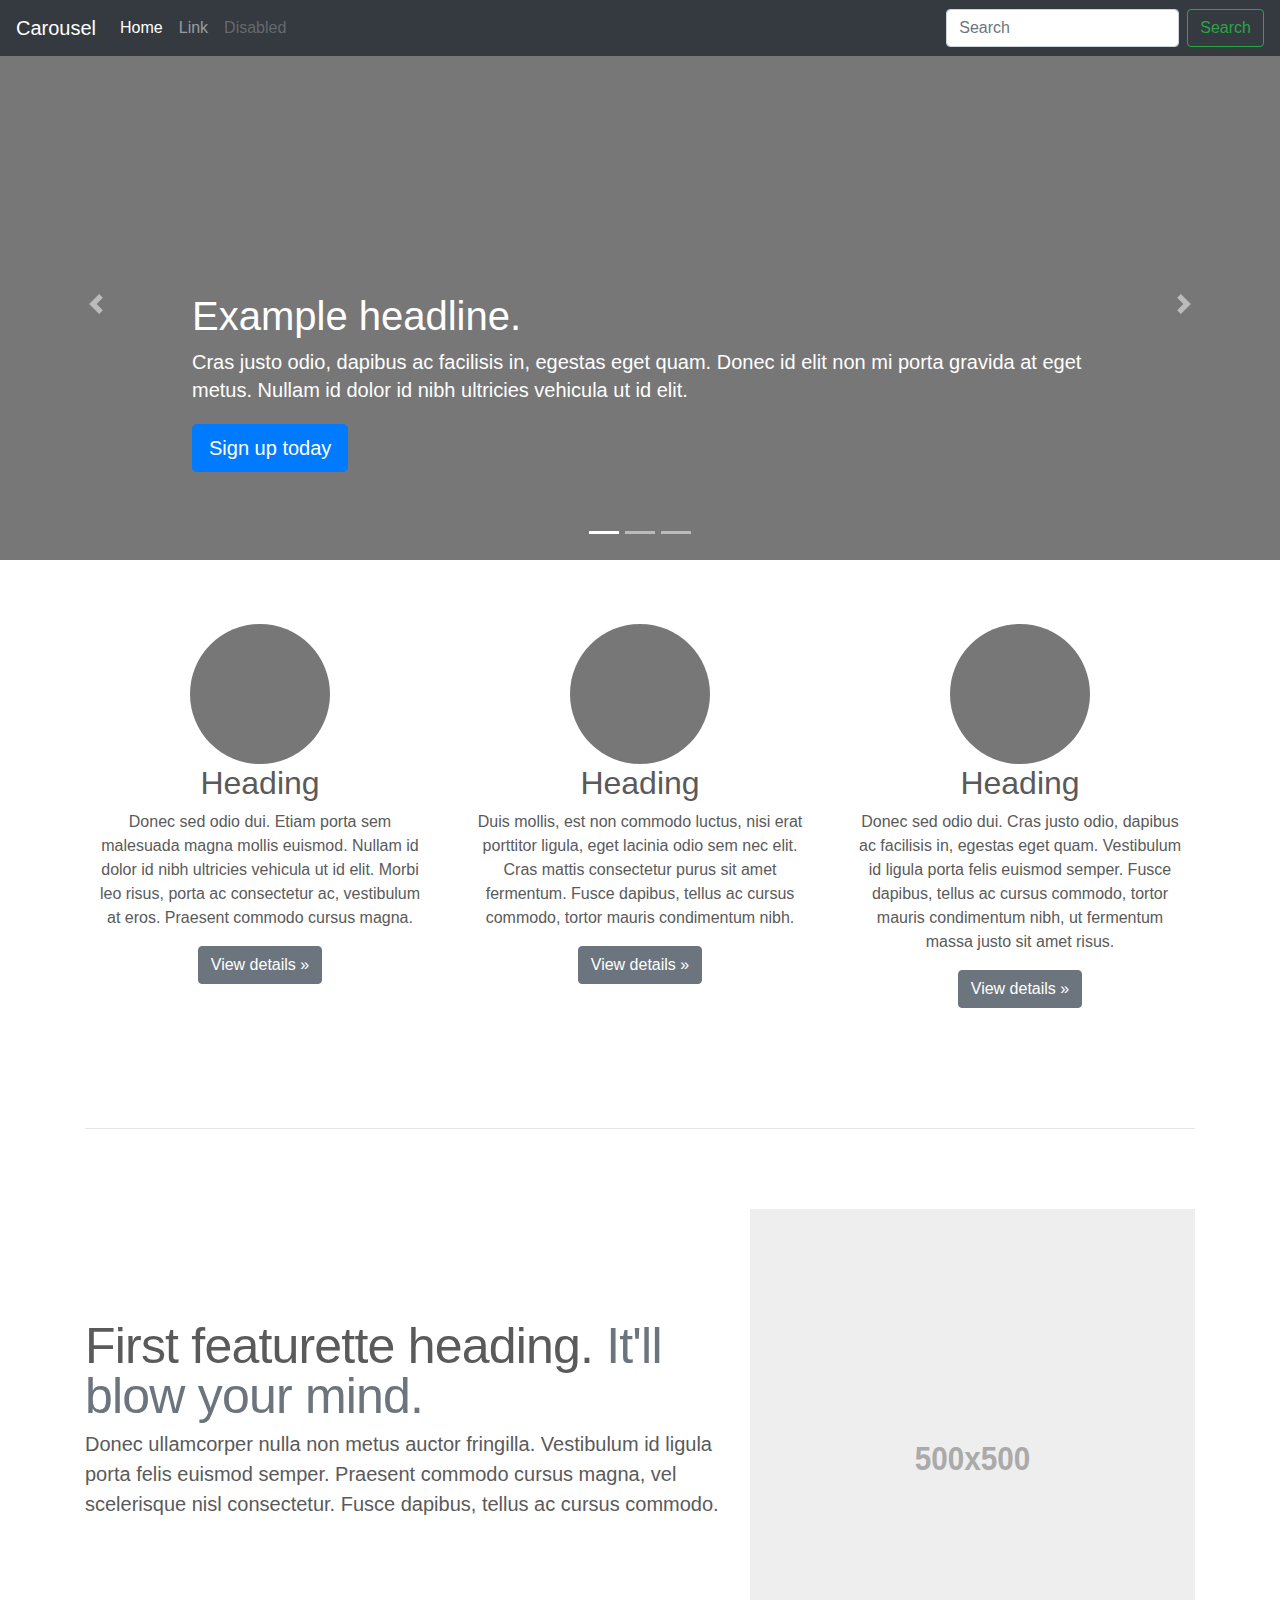
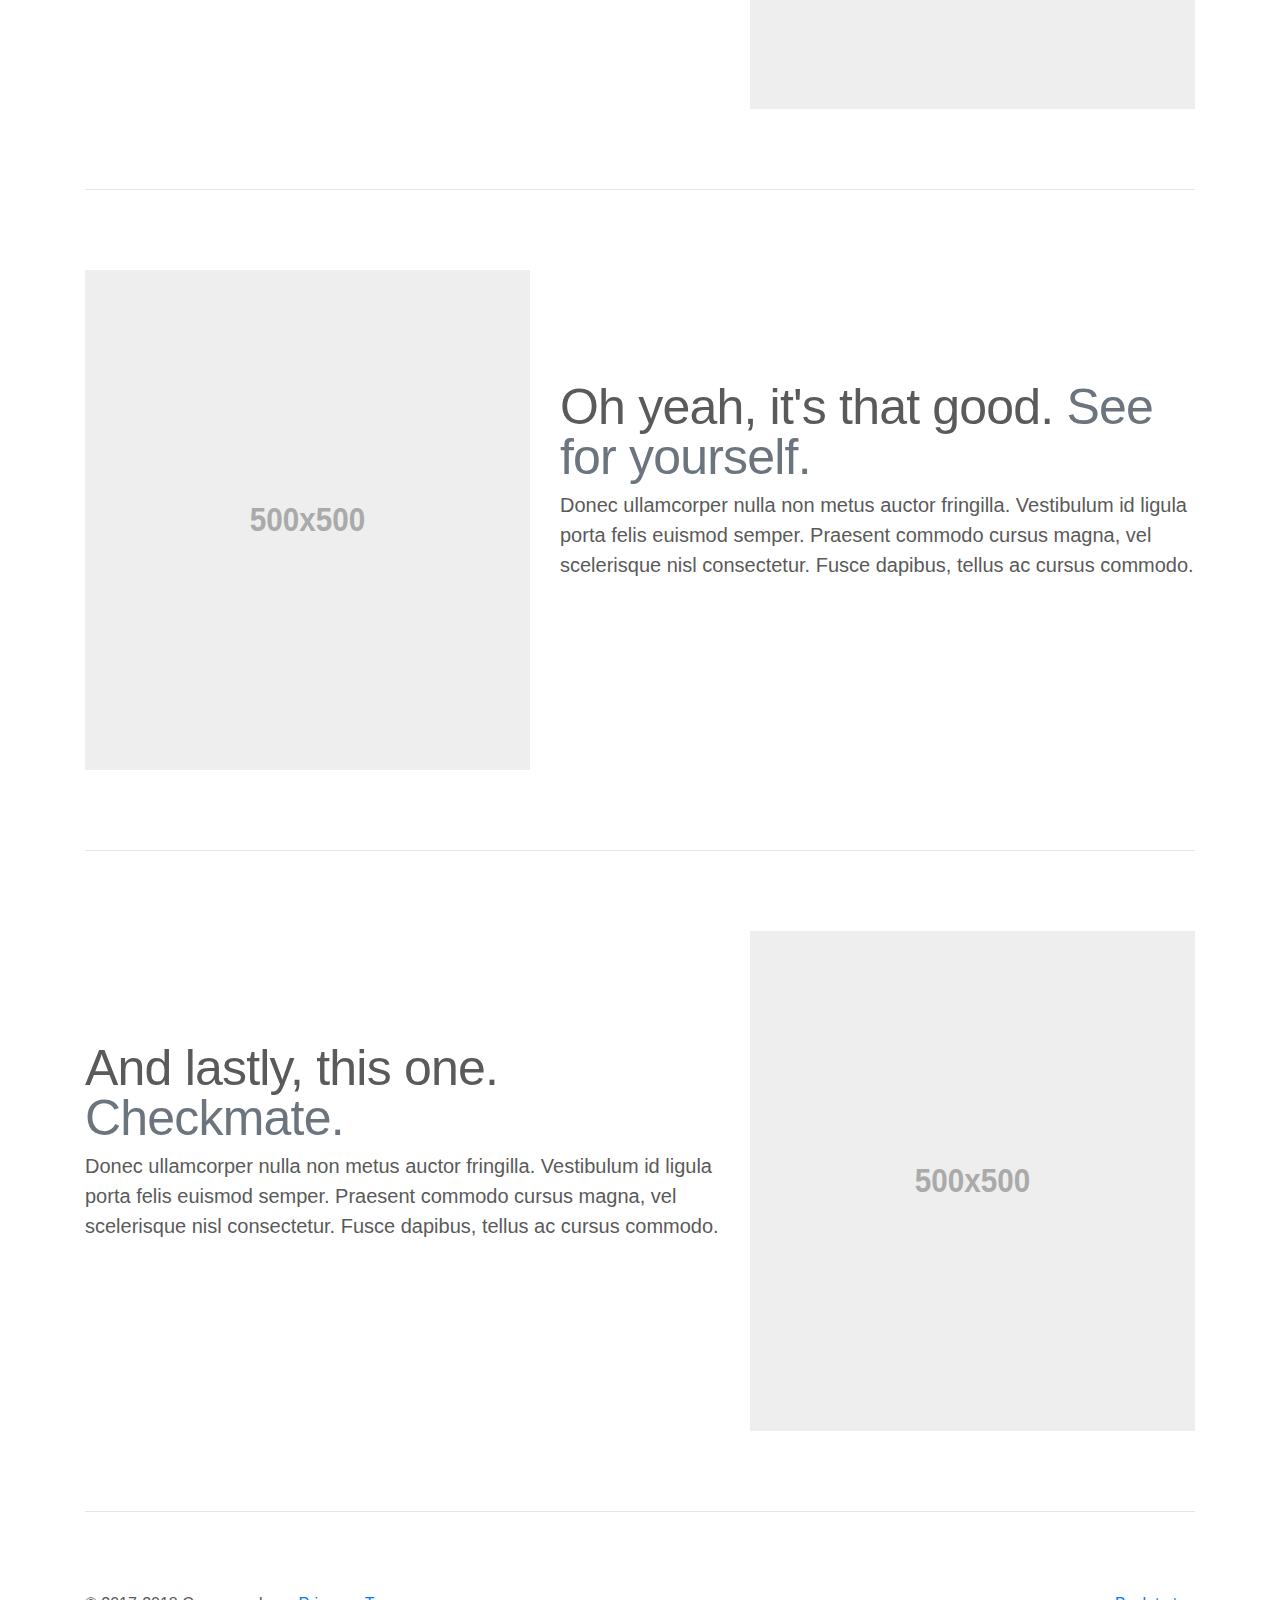
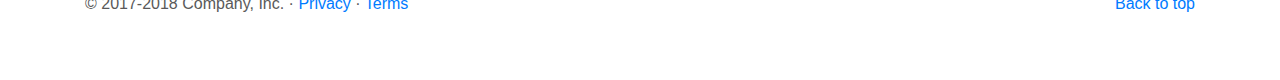
<file: bootstrap-4.0.0/bootstrap-4.0.0/docs/4.0/examples/carousel/index.html>
<!doctype html>
<html lang="en">
  <head>
    <meta charset="utf-8">
    <meta name="viewport" content="width=device-width, initial-scale=1, shrink-to-fit=no">
    <meta name="description" content="">
    <meta name="author" content="">
    <link rel="icon" href="../../../../favicon.ico">

    <title>Carousel Template for Bootstrap</title>

    <!-- Bootstrap core CSS -->
    <link href="../../../../dist/css/bootstrap.min.css" rel="stylesheet">

    <!-- Custom styles for this template -->
    <link href="carousel.css" rel="stylesheet">
  </head>
  <body>

    <header>
      <nav class="navbar navbar-expand-md navbar-dark fixed-top bg-dark">
        <a class="navbar-brand" href="#">Carousel</a>
        <button class="navbar-toggler" type="button" data-toggle="collapse" data-target="#navbarCollapse" aria-controls="navbarCollapse" aria-expanded="false" aria-label="Toggle navigation">
          <span class="navbar-toggler-icon"></span>
        </button>
        <div class="collapse navbar-collapse" id="navbarCollapse">
          <ul class="navbar-nav mr-auto">
            <li class="nav-item active">
              <a class="nav-link" href="#">Home <span class="sr-only">(current)</span></a>
            </li>
            <li class="nav-item">
              <a class="nav-link" href="#">Link</a>
            </li>
            <li class="nav-item">
              <a class="nav-link disabled" href="#">Disabled</a>
            </li>
          </ul>
          <form class="form-inline mt-2 mt-md-0">
            <input class="form-control mr-sm-2" type="text" placeholder="Search" aria-label="Search">
            <button class="btn btn-outline-success my-2 my-sm-0" type="submit">Search</button>
          </form>
        </div>
      </nav>
    </header>

    <main role="main">

      <div id="myCarousel" class="carousel slide" data-ride="carousel">
        <ol class="carousel-indicators">
          <li data-target="#myCarousel" data-slide-to="0" class="active"></li>
          <li data-target="#myCarousel" data-slide-to="1"></li>
          <li data-target="#myCarousel" data-slide-to="2"></li>
        </ol>
        <div class="carousel-inner">
          <div class="carousel-item active">
            <img class="first-slide" src="[data-uri]" alt="First slide">
            <div class="container">
              <div class="carousel-caption text-left">
                <h1>Example headline.</h1>
                <p>Cras justo odio, dapibus ac facilisis in, egestas eget quam. Donec id elit non mi porta gravida at eget metus. Nullam id dolor id nibh ultricies vehicula ut id elit.</p>
                <p><a class="btn btn-lg btn-primary" href="#" role="button">Sign up today</a></p>
              </div>
            </div>
          </div>
          <div class="carousel-item">
            <img class="second-slide" src="[data-uri]" alt="Second slide">
            <div class="container">
              <div class="carousel-caption">
                <h1>Another example headline.</h1>
                <p>Cras justo odio, dapibus ac facilisis in, egestas eget quam. Donec id elit non mi porta gravida at eget metus. Nullam id dolor id nibh ultricies vehicula ut id elit.</p>
                <p><a class="btn btn-lg btn-primary" href="#" role="button">Learn more</a></p>
              </div>
            </div>
          </div>
          <div class="carousel-item">
            <img class="third-slide" src="[data-uri]" alt="Third slide">
            <div class="container">
              <div class="carousel-caption text-right">
                <h1>One more for good measure.</h1>
                <p>Cras justo odio, dapibus ac facilisis in, egestas eget quam. Donec id elit non mi porta gravida at eget metus. Nullam id dolor id nibh ultricies vehicula ut id elit.</p>
                <p><a class="btn btn-lg btn-primary" href="#" role="button">Browse gallery</a></p>
              </div>
            </div>
          </div>
        </div>
        <a class="carousel-control-prev" href="#myCarousel" role="button" data-slide="prev">
          <span class="carousel-control-prev-icon" aria-hidden="true"></span>
          <span class="sr-only">Previous</span>
        </a>
        <a class="carousel-control-next" href="#myCarousel" role="button" data-slide="next">
          <span class="carousel-control-next-icon" aria-hidden="true"></span>
          <span class="sr-only">Next</span>
        </a>
      </div>


      <!-- Marketing messaging and featurettes
      ================================================== -->
      <!-- Wrap the rest of the page in another container to center all the content. -->

      <div class="container marketing">

        <!-- Three columns of text below the carousel -->
        <div class="row">
          <div class="col-lg-4">
            <img class="rounded-circle" src="[data-uri]" alt="Generic placeholder image" width="140" height="140">
            <h2>Heading</h2>
            <p>Donec sed odio dui. Etiam porta sem malesuada magna mollis euismod. Nullam id dolor id nibh ultricies vehicula ut id elit. Morbi leo risus, porta ac consectetur ac, vestibulum at eros. Praesent commodo cursus magna.</p>
            <p><a class="btn btn-secondary" href="#" role="button">View details &raquo;</a></p>
          </div><!-- /.col-lg-4 -->
          <div class="col-lg-4">
            <img class="rounded-circle" src="[data-uri]" alt="Generic placeholder image" width="140" height="140">
            <h2>Heading</h2>
            <p>Duis mollis, est non commodo luctus, nisi erat porttitor ligula, eget lacinia odio sem nec elit. Cras mattis consectetur purus sit amet fermentum. Fusce dapibus, tellus ac cursus commodo, tortor mauris condimentum nibh.</p>
            <p><a class="btn btn-secondary" href="#" role="button">View details &raquo;</a></p>
          </div><!-- /.col-lg-4 -->
          <div class="col-lg-4">
            <img class="rounded-circle" src="[data-uri]" alt="Generic placeholder image" width="140" height="140">
            <h2>Heading</h2>
            <p>Donec sed odio dui. Cras justo odio, dapibus ac facilisis in, egestas eget quam. Vestibulum id ligula porta felis euismod semper. Fusce dapibus, tellus ac cursus commodo, tortor mauris condimentum nibh, ut fermentum massa justo sit amet risus.</p>
            <p><a class="btn btn-secondary" href="#" role="button">View details &raquo;</a></p>
          </div><!-- /.col-lg-4 -->
        </div><!-- /.row -->


        <!-- START THE FEATURETTES -->

        <hr class="featurette-divider">

        <div class="row featurette">
          <div class="col-md-7">
            <h2 class="featurette-heading">First featurette heading. <span class="text-muted">It'll blow your mind.</span></h2>
            <p class="lead">Donec ullamcorper nulla non metus auctor fringilla. Vestibulum id ligula porta felis euismod semper. Praesent commodo cursus magna, vel scelerisque nisl consectetur. Fusce dapibus, tellus ac cursus commodo.</p>
          </div>
          <div class="col-md-5">
            <img class="featurette-image img-fluid mx-auto" data-src="holder.js/500x500/auto" alt="Generic placeholder image">
          </div>
        </div>

        <hr class="featurette-divider">

        <div class="row featurette">
          <div class="col-md-7 order-md-2">
            <h2 class="featurette-heading">Oh yeah, it's that good. <span class="text-muted">See for yourself.</span></h2>
            <p class="lead">Donec ullamcorper nulla non metus auctor fringilla. Vestibulum id ligula porta felis euismod semper. Praesent commodo cursus magna, vel scelerisque nisl consectetur. Fusce dapibus, tellus ac cursus commodo.</p>
          </div>
          <div class="col-md-5 order-md-1">
            <img class="featurette-image img-fluid mx-auto" data-src="holder.js/500x500/auto" alt="Generic placeholder image">
          </div>
        </div>

        <hr class="featurette-divider">

        <div class="row featurette">
          <div class="col-md-7">
            <h2 class="featurette-heading">And lastly, this one. <span class="text-muted">Checkmate.</span></h2>
            <p class="lead">Donec ullamcorper nulla non metus auctor fringilla. Vestibulum id ligula porta felis euismod semper. Praesent commodo cursus magna, vel scelerisque nisl consectetur. Fusce dapibus, tellus ac cursus commodo.</p>
          </div>
          <div class="col-md-5">
            <img class="featurette-image img-fluid mx-auto" data-src="holder.js/500x500/auto" alt="Generic placeholder image">
          </div>
        </div>

        <hr class="featurette-divider">

        <!-- /END THE FEATURETTES -->

      </div><!-- /.container -->


      <!-- FOOTER -->
      <footer class="container">
        <p class="float-right"><a href="#">Back to top</a></p>
        <p>&copy; 2017-2018 Company, Inc. &middot; <a href="#">Privacy</a> &middot; <a href="#">Terms</a></p>
      </footer>
    </main>

    <!-- Bootstrap core JavaScript
    ================================================== -->
    <!-- Placed at the end of the document so the pages load faster -->
    <script src="https://code.jquery.com/jquery-3.2.1.slim.min.js" integrity="sha384-KJ3o2DKtIkvYIK3UENzmM7KCkRr/rE9/Qpg6aAZGJwFDMVNA/GpGFF93hXpG5KkN" crossorigin="anonymous"></script>
    <script>window.jQuery || document.write('<script src="../../../../assets/js/vendor/jquery-slim.min.js"><\/script>')</script>
    <script src="../../../../assets/js/vendor/popper.min.js"></script>
    <script src="../../../../dist/js/bootstrap.min.js"></script>
    <!-- Just to make our placeholder images work. Don't actually copy the next line! -->
    <script src="../../../../assets/js/vendor/holder.min.js"></script>
  </body>
</html>
</file>
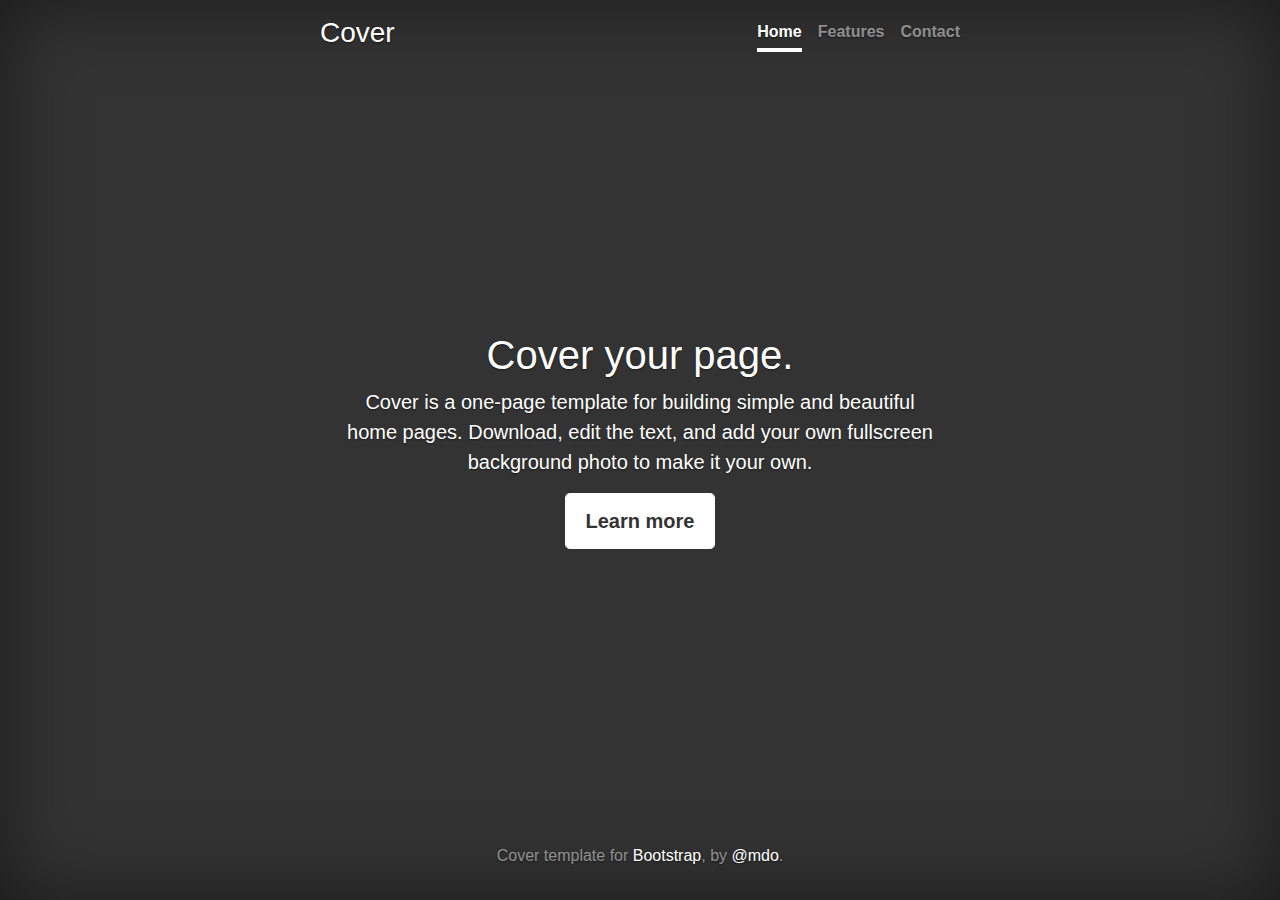
<file: bootstrap-4.0.0/bootstrap-4.0.0/docs/4.0/examples/cover/index.html>
<!doctype html>
<html lang="en">
  <head>
    <meta charset="utf-8">
    <meta name="viewport" content="width=device-width, initial-scale=1, shrink-to-fit=no">
    <meta name="description" content="">
    <meta name="author" content="">
    <link rel="icon" href="../../../../favicon.ico">

    <title>Cover Template for Bootstrap</title>

    <!-- Bootstrap core CSS -->
    <link href="../../../../dist/css/bootstrap.min.css" rel="stylesheet">

    <!-- Custom styles for this template -->
    <link href="cover.css" rel="stylesheet">
  </head>

  <body class="text-center">

    <div class="cover-container d-flex h-100 p-3 mx-auto flex-column">
      <header class="masthead mb-auto">
        <div class="inner">
          <h3 class="masthead-brand">Cover</h3>
          <nav class="nav nav-masthead justify-content-center">
            <a class="nav-link active" href="#">Home</a>
            <a class="nav-link" href="#">Features</a>
            <a class="nav-link" href="#">Contact</a>
          </nav>
        </div>
      </header>

      <main role="main" class="inner cover">
        <h1 class="cover-heading">Cover your page.</h1>
        <p class="lead">Cover is a one-page template for building simple and beautiful home pages. Download, edit the text, and add your own fullscreen background photo to make it your own.</p>
        <p class="lead">
          <a href="#" class="btn btn-lg btn-secondary">Learn more</a>
        </p>
      </main>

      <footer class="mastfoot mt-auto">
        <div class="inner">
          <p>Cover template for <a href="https://getbootstrap.com/">Bootstrap</a>, by <a href="https://twitter.com/mdo">@mdo</a>.</p>
        </div>
      </footer>
    </div>


    <!-- Bootstrap core JavaScript
    ================================================== -->
    <!-- Placed at the end of the document so the pages load faster -->
    <script src="https://code.jquery.com/jquery-3.2.1.slim.min.js" integrity="sha384-KJ3o2DKtIkvYIK3UENzmM7KCkRr/rE9/Qpg6aAZGJwFDMVNA/GpGFF93hXpG5KkN" crossorigin="anonymous"></script>
    <script>window.jQuery || document.write('<script src="../../../../assets/js/vendor/jquery-slim.min.js"><\/script>')</script>
    <script src="../../../../assets/js/vendor/popper.min.js"></script>
    <script src="../../../../dist/js/bootstrap.min.js"></script>
  </body>
</html>
</file>
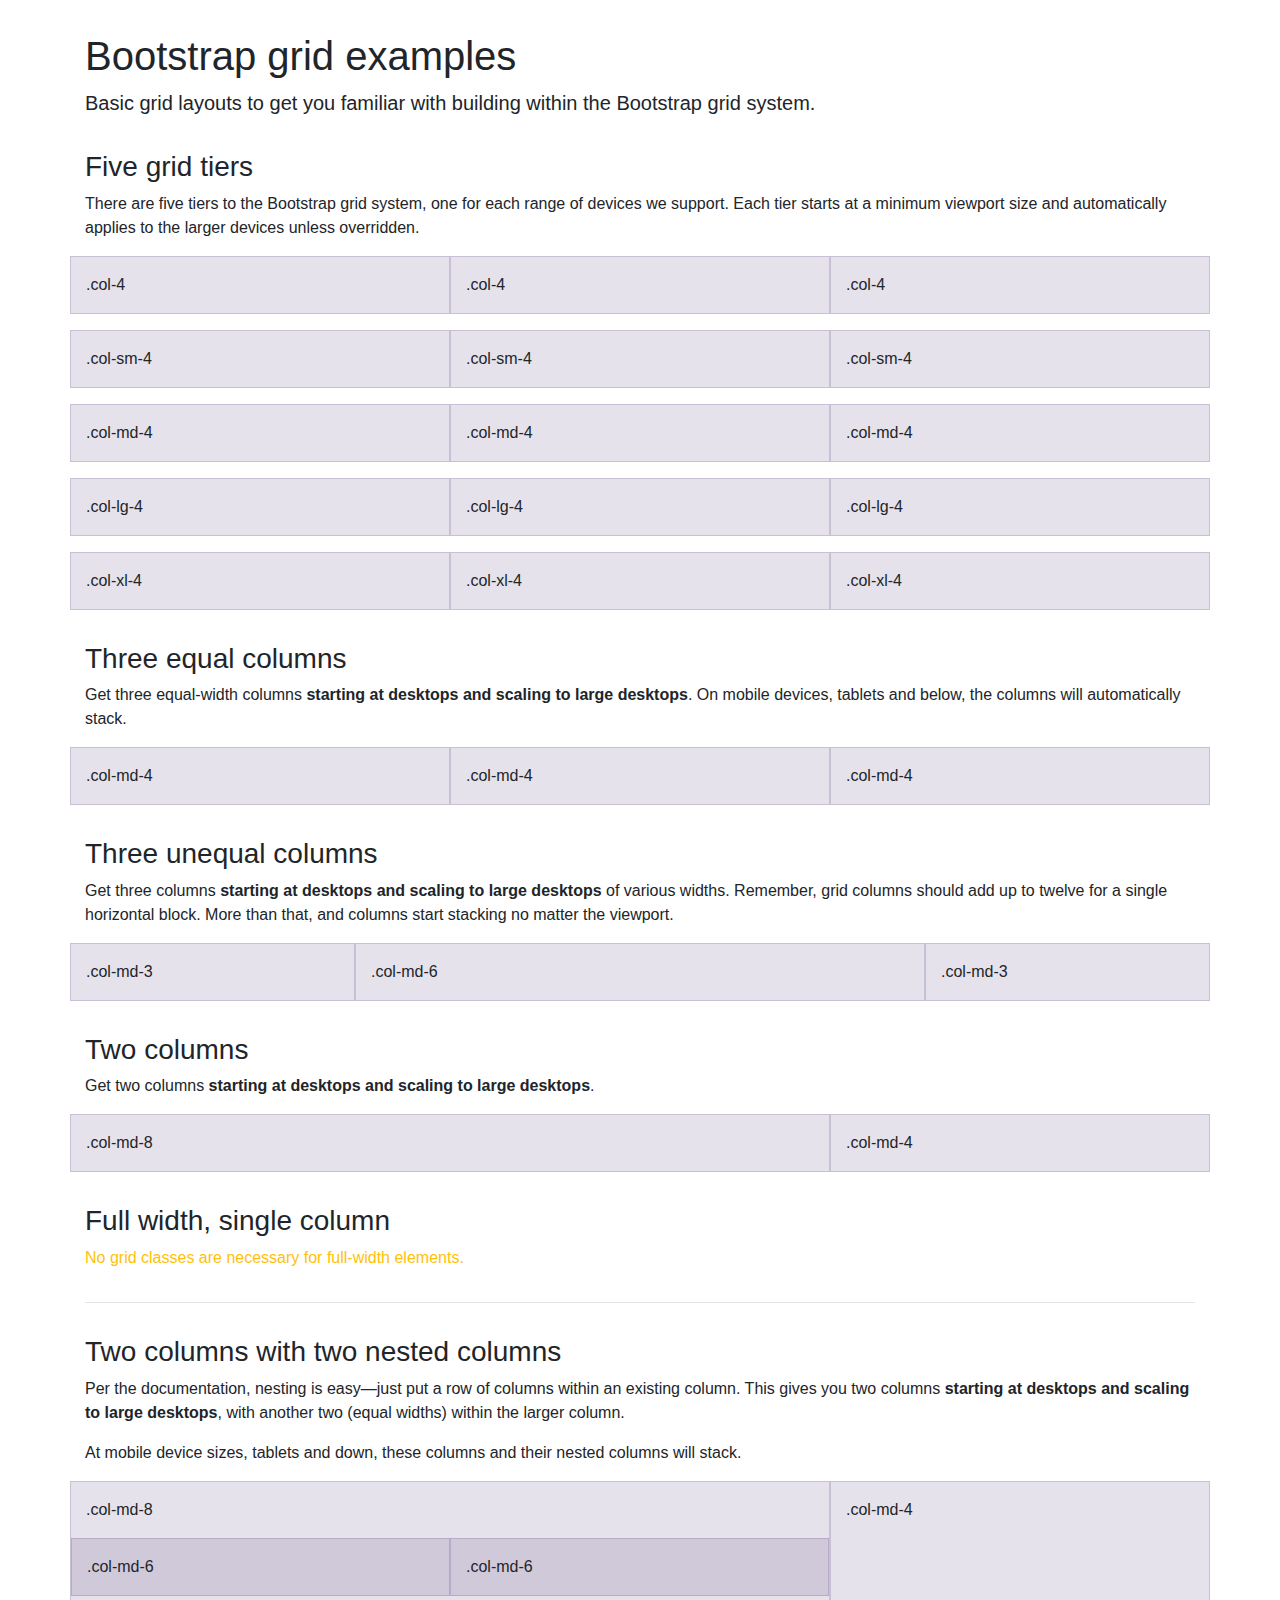
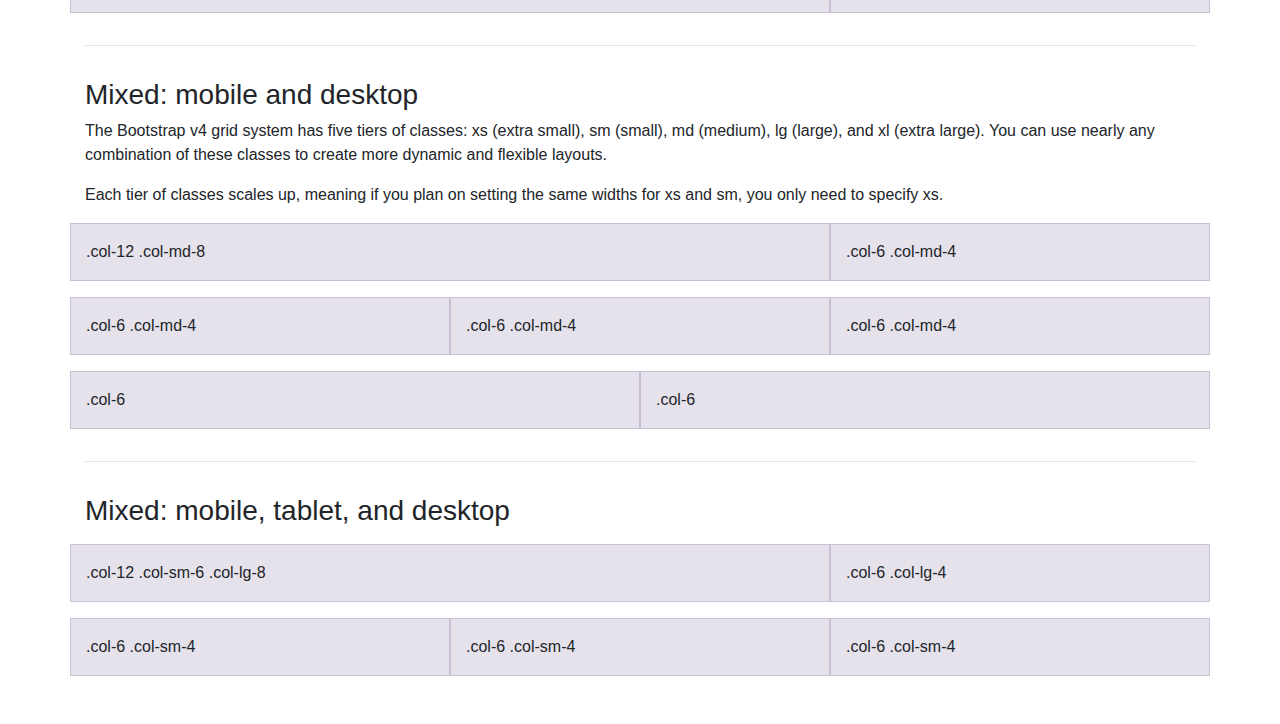
<file: bootstrap-4.0.0/bootstrap-4.0.0/docs/4.0/examples/grid/index.html>
<!doctype html>
<html lang="en">
  <head>
    <meta charset="utf-8">
    <meta name="viewport" content="width=device-width, initial-scale=1, shrink-to-fit=no">
    <meta name="description" content="">
    <meta name="author" content="">
    <link rel="icon" href="../../../../favicon.ico">

    <title>Grid Template for Bootstrap</title>

    <!-- Bootstrap core CSS -->
    <link href="../../../../dist/css/bootstrap.min.css" rel="stylesheet">

    <!-- Custom styles for this template -->
    <link href="grid.css" rel="stylesheet">
  </head>

  <body>
    <div class="container">

      <h1>Bootstrap grid examples</h1>
      <p class="lead">Basic grid layouts to get you familiar with building within the Bootstrap grid system.</p>

      <h3>Five grid tiers</h3>
      <p>There are five tiers to the Bootstrap grid system, one for each range of devices we support. Each tier starts at a minimum viewport size and automatically applies to the larger devices unless overridden.</p>

      <div class="row">
        <div class="col-4">.col-4</div>
        <div class="col-4">.col-4</div>
        <div class="col-4">.col-4</div>
      </div>

      <div class="row">
        <div class="col-sm-4">.col-sm-4</div>
        <div class="col-sm-4">.col-sm-4</div>
        <div class="col-sm-4">.col-sm-4</div>
      </div>

      <div class="row">
        <div class="col-md-4">.col-md-4</div>
        <div class="col-md-4">.col-md-4</div>
        <div class="col-md-4">.col-md-4</div>
      </div>

      <div class="row">
        <div class="col-lg-4">.col-lg-4</div>
        <div class="col-lg-4">.col-lg-4</div>
        <div class="col-lg-4">.col-lg-4</div>
      </div>

      <div class="row">
        <div class="col-xl-4">.col-xl-4</div>
        <div class="col-xl-4">.col-xl-4</div>
        <div class="col-xl-4">.col-xl-4</div>
      </div>

      <h3>Three equal columns</h3>
      <p>Get three equal-width columns <strong>starting at desktops and scaling to large desktops</strong>. On mobile devices, tablets and below, the columns will automatically stack.</p>
      <div class="row">
        <div class="col-md-4">.col-md-4</div>
        <div class="col-md-4">.col-md-4</div>
        <div class="col-md-4">.col-md-4</div>
      </div>

      <h3>Three unequal columns</h3>
      <p>Get three columns <strong>starting at desktops and scaling to large desktops</strong> of various widths. Remember, grid columns should add up to twelve for a single horizontal block. More than that, and columns start stacking no matter the viewport.</p>
      <div class="row">
        <div class="col-md-3">.col-md-3</div>
        <div class="col-md-6">.col-md-6</div>
        <div class="col-md-3">.col-md-3</div>
      </div>

      <h3>Two columns</h3>
      <p>Get two columns <strong>starting at desktops and scaling to large desktops</strong>.</p>
      <div class="row">
        <div class="col-md-8">.col-md-8</div>
        <div class="col-md-4">.col-md-4</div>
      </div>

      <h3>Full width, single column</h3>
      <p class="text-warning">No grid classes are necessary for full-width elements.</p>

      <hr>

      <h3>Two columns with two nested columns</h3>
      <p>Per the documentation, nesting is easy—just put a row of columns within an existing column. This gives you two columns <strong>starting at desktops and scaling to large desktops</strong>, with another two (equal widths) within the larger column.</p>
      <p>At mobile device sizes, tablets and down, these columns and their nested columns will stack.</p>
      <div class="row">
        <div class="col-md-8">
          .col-md-8
          <div class="row">
            <div class="col-md-6">.col-md-6</div>
            <div class="col-md-6">.col-md-6</div>
          </div>
        </div>
        <div class="col-md-4">.col-md-4</div>
      </div>

      <hr>

      <h3>Mixed: mobile and desktop</h3>
      <p>The Bootstrap v4 grid system has five tiers of classes: xs (extra small), sm (small), md (medium), lg (large), and xl (extra large). You can use nearly any combination of these classes to create more dynamic and flexible layouts.</p>
      <p>Each tier of classes scales up, meaning if you plan on setting the same widths for xs and sm, you only need to specify xs.</p>
      <div class="row">
        <div class="col-12 col-md-8">.col-12 .col-md-8</div>
        <div class="col-6 col-md-4">.col-6 .col-md-4</div>
      </div>
      <div class="row">
        <div class="col-6 col-md-4">.col-6 .col-md-4</div>
        <div class="col-6 col-md-4">.col-6 .col-md-4</div>
        <div class="col-6 col-md-4">.col-6 .col-md-4</div>
      </div>
      <div class="row">
        <div class="col-6">.col-6</div>
        <div class="col-6">.col-6</div>
      </div>

      <hr>

      <h3>Mixed: mobile, tablet, and desktop</h3>
      <p></p>
      <div class="row">
        <div class="col-12 col-sm-6 col-lg-8">.col-12 .col-sm-6 .col-lg-8</div>
        <div class="col-6 col-lg-4">.col-6 .col-lg-4</div>
      </div>
      <div class="row">
        <div class="col-6 col-sm-4">.col-6 .col-sm-4</div>
        <div class="col-6 col-sm-4">.col-6 .col-sm-4</div>
        <div class="col-6 col-sm-4">.col-6 .col-sm-4</div>
      </div>

    </div> <!-- /container -->
  </body>
</html>
</file>
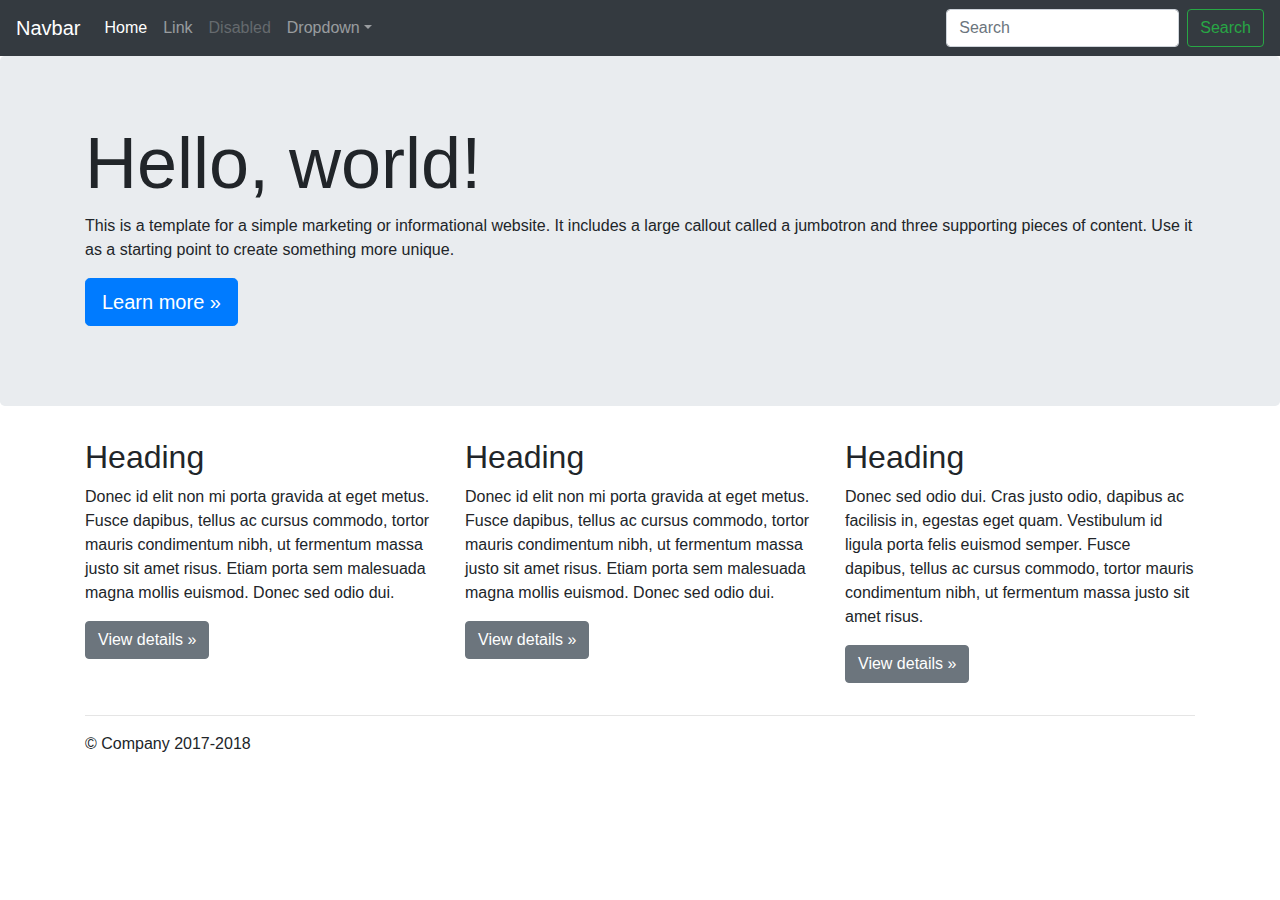
<file: bootstrap-4.0.0/bootstrap-4.0.0/docs/4.0/examples/jumbotron/index.html>
<!doctype html>
<html lang="en">
  <head>
    <meta charset="utf-8">
    <meta name="viewport" content="width=device-width, initial-scale=1, shrink-to-fit=no">
    <meta name="description" content="">
    <meta name="author" content="">
    <link rel="icon" href="../../../../favicon.ico">

    <title>Jumbotron Template for Bootstrap</title>

    <!-- Bootstrap core CSS -->
    <link href="../../../../dist/css/bootstrap.min.css" rel="stylesheet">

    <!-- Custom styles for this template -->
    <link href="jumbotron.css" rel="stylesheet">
  </head>

  <body>

    <nav class="navbar navbar-expand-md navbar-dark fixed-top bg-dark">
      <a class="navbar-brand" href="#">Navbar</a>
      <button class="navbar-toggler" type="button" data-toggle="collapse" data-target="#navbarsExampleDefault" aria-controls="navbarsExampleDefault" aria-expanded="false" aria-label="Toggle navigation">
        <span class="navbar-toggler-icon"></span>
      </button>

      <div class="collapse navbar-collapse" id="navbarsExampleDefault">
        <ul class="navbar-nav mr-auto">
          <li class="nav-item active">
            <a class="nav-link" href="#">Home <span class="sr-only">(current)</span></a>
          </li>
          <li class="nav-item">
            <a class="nav-link" href="#">Link</a>
          </li>
          <li class="nav-item">
            <a class="nav-link disabled" href="#">Disabled</a>
          </li>
          <li class="nav-item dropdown">
            <a class="nav-link dropdown-toggle" href="http://example.com" id="dropdown01" data-toggle="dropdown" aria-haspopup="true" aria-expanded="false">Dropdown</a>
            <div class="dropdown-menu" aria-labelledby="dropdown01">
              <a class="dropdown-item" href="#">Action</a>
              <a class="dropdown-item" href="#">Another action</a>
              <a class="dropdown-item" href="#">Something else here</a>
            </div>
          </li>
        </ul>
        <form class="form-inline my-2 my-lg-0">
          <input class="form-control mr-sm-2" type="text" placeholder="Search" aria-label="Search">
          <button class="btn btn-outline-success my-2 my-sm-0" type="submit">Search</button>
        </form>
      </div>
    </nav>

    <main role="main">

      <!-- Main jumbotron for a primary marketing message or call to action -->
      <div class="jumbotron">
        <div class="container">
          <h1 class="display-3">Hello, world!</h1>
          <p>This is a template for a simple marketing or informational website. It includes a large callout called a jumbotron and three supporting pieces of content. Use it as a starting point to create something more unique.</p>
          <p><a class="btn btn-primary btn-lg" href="#" role="button">Learn more &raquo;</a></p>
        </div>
      </div>

      <div class="container">
        <!-- Example row of columns -->
        <div class="row">
          <div class="col-md-4">
            <h2>Heading</h2>
            <p>Donec id elit non mi porta gravida at eget metus. Fusce dapibus, tellus ac cursus commodo, tortor mauris condimentum nibh, ut fermentum massa justo sit amet risus. Etiam porta sem malesuada magna mollis euismod. Donec sed odio dui. </p>
            <p><a class="btn btn-secondary" href="#" role="button">View details &raquo;</a></p>
          </div>
          <div class="col-md-4">
            <h2>Heading</h2>
            <p>Donec id elit non mi porta gravida at eget metus. Fusce dapibus, tellus ac cursus commodo, tortor mauris condimentum nibh, ut fermentum massa justo sit amet risus. Etiam porta sem malesuada magna mollis euismod. Donec sed odio dui. </p>
            <p><a class="btn btn-secondary" href="#" role="button">View details &raquo;</a></p>
          </div>
          <div class="col-md-4">
            <h2>Heading</h2>
            <p>Donec sed odio dui. Cras justo odio, dapibus ac facilisis in, egestas eget quam. Vestibulum id ligula porta felis euismod semper. Fusce dapibus, tellus ac cursus commodo, tortor mauris condimentum nibh, ut fermentum massa justo sit amet risus.</p>
            <p><a class="btn btn-secondary" href="#" role="button">View details &raquo;</a></p>
          </div>
        </div>

        <hr>

      </div> <!-- /container -->

    </main>

    <footer class="container">
      <p>&copy; Company 2017-2018</p>
    </footer>

    <!-- Bootstrap core JavaScript
    ================================================== -->
    <!-- Placed at the end of the document so the pages load faster -->
    <script src="https://code.jquery.com/jquery-3.2.1.slim.min.js" integrity="sha384-KJ3o2DKtIkvYIK3UENzmM7KCkRr/rE9/Qpg6aAZGJwFDMVNA/GpGFF93hXpG5KkN" crossorigin="anonymous"></script>
    <script>window.jQuery || document.write('<script src="../../../../assets/js/vendor/jquery-slim.min.js"><\/script>')</script>
    <script src="../../../../assets/js/vendor/popper.min.js"></script>
    <script src="../../../../dist/js/bootstrap.min.js"></script>
  </body>
</html>
</file>
<file: bootstrap-4.0.0/bootstrap-4.0.0/docs/4.0/examples/album/album.css>
:root {
  --jumbotron-padding-y: 3rem;
}

.jumbotron {
  padding-top: var(--jumbotron-padding-y);
  padding-bottom: var(--jumbotron-padding-y);
  margin-bottom: 0;
  background-color: #fff;
}
@media (min-width: 768px) {
  .jumbotron {
    padding-top: calc(var(--jumbotron-padding-y) * 2);
    padding-bottom: calc(var(--jumbotron-padding-y) * 2);
  }
}

.jumbotron p:last-child {
  margin-bottom: 0;
}

.jumbotron-heading {
  font-weight: 300;
}

.jumbotron .container {
  max-width: 40rem;
}

footer {
  padding-top: 3rem;
  padding-bottom: 3rem;
}

footer p {
  margin-bottom: .25rem;
}

.box-shadow { box-shadow: 0 .25rem .75rem rgba(0, 0, 0, .05); }
</file>
<file: bootstrap-4.0.0/bootstrap-4.0.0/docs/4.0/examples/blog/blog.css>
/* stylelint-disable selector-list-comma-newline-after */

.blog-header {
  line-height: 1;
  border-bottom: 1px solid #e5e5e5;
}

.blog-header-logo {
  font-family: "Playfair Display", Georgia, "Times New Roman", serif;
  font-size: 2.25rem;
}

.blog-header-logo:hover {
  text-decoration: none;
}

h1, h2, h3, h4, h5, h6 {
  font-family: "Playfair Display", Georgia, "Times New Roman", serif;
}

.display-4 {
  font-size: 2.5rem;
}
@media (min-width: 768px) {
  .display-4 {
    font-size: 3rem;
  }
}

.nav-scroller {
  position: relative;
  z-index: 2;
  height: 2.75rem;
  overflow-y: hidden;
}

.nav-scroller .nav {
  display: -webkit-box;
  display: -ms-flexbox;
  display: flex;
  -ms-flex-wrap: nowrap;
  flex-wrap: nowrap;
  padding-bottom: 1rem;
  margin-top: -1px;
  overflow-x: auto;
  text-align: center;
  white-space: nowrap;
  -webkit-overflow-scrolling: touch;
}

.nav-scroller .nav-link {
  padding-top: .75rem;
  padding-bottom: .75rem;
  font-size: .875rem;
}

.card-img-right {
  height: 100%;
  border-radius: 0 3px 3px 0;
}

.flex-auto {
  -ms-flex: 0 0 auto;
  -webkit-box-flex: 0;
  flex: 0 0 auto;
}

.h-250 { height: 250px; }
@media (min-width: 768px) {
  .h-md-250 { height: 250px; }
}

.border-top { border-top: 1px solid #e5e5e5; }
.border-bottom { border-bottom: 1px solid #e5e5e5; }

.box-shadow { box-shadow: 0 .25rem .75rem rgba(0, 0, 0, .05); }

/*
 * Blog name and description
 */
.blog-title {
  margin-bottom: 0;
  font-size: 2rem;
  font-weight: 400;
}
.blog-description {
  font-size: 1.1rem;
  color: #999;
}

@media (min-width: 40em) {
  .blog-title {
    font-size: 3.5rem;
  }
}

/* Pagination */
.blog-pagination {
  margin-bottom: 4rem;
}
.blog-pagination > .btn {
  border-radius: 2rem;
}

/*
 * Blog posts
 */
.blog-post {
  margin-bottom: 4rem;
}
.blog-post-title {
  margin-bottom: .25rem;
  font-size: 2.5rem;
}
.blog-post-meta {
  margin-bottom: 1.25rem;
  color: #999;
}

/*
 * Footer
 */
.blog-footer {
  padding: 2.5rem 0;
  color: #999;
  text-align: center;
  background-color: #f9f9f9;
  border-top: .05rem solid #e5e5e5;
}
.blog-footer p:last-child {
  margin-bottom: 0;
}
</file>
<file: bootstrap-4.0.0/bootstrap-4.0.0/docs/4.0/examples/carousel/carousel.css>
/* GLOBAL STYLES
-------------------------------------------------- */
/* Padding below the footer and lighter body text */

body {
  padding-top: 3rem;
  padding-bottom: 3rem;
  color: #5a5a5a;
}


/* CUSTOMIZE THE CAROUSEL
-------------------------------------------------- */

/* Carousel base class */
.carousel {
  margin-bottom: 4rem;
}
/* Since positioning the image, we need to help out the caption */
.carousel-caption {
  bottom: 3rem;
  z-index: 10;
}

/* Declare heights because of positioning of img element */
.carousel-item {
  height: 32rem;
  background-color: #777;
}
.carousel-item > img {
  position: absolute;
  top: 0;
  left: 0;
  min-width: 100%;
  height: 32rem;
}


/* MARKETING CONTENT
-------------------------------------------------- */

/* Center align the text within the three columns below the carousel */
.marketing .col-lg-4 {
  margin-bottom: 1.5rem;
  text-align: center;
}
.marketing h2 {
  font-weight: 400;
}
.marketing .col-lg-4 p {
  margin-right: .75rem;
  margin-left: .75rem;
}


/* Featurettes
------------------------- */

.featurette-divider {
  margin: 5rem 0; /* Space out the Bootstrap <hr> more */
}

/* Thin out the marketing headings */
.featurette-heading {
  font-weight: 300;
  line-height: 1;
  letter-spacing: -.05rem;
}


/* RESPONSIVE CSS
-------------------------------------------------- */

@media (min-width: 40em) {
  /* Bump up size of carousel content */
  .carousel-caption p {
    margin-bottom: 1.25rem;
    font-size: 1.25rem;
    line-height: 1.4;
  }

  .featurette-heading {
    font-size: 50px;
  }
}

@media (min-width: 62em) {
  .featurette-heading {
    margin-top: 7rem;
  }
}
</file>
<file: bootstrap-4.0.0/bootstrap-4.0.0/docs/4.0/examples/cover/cover.css>
/*
 * Globals
 */

/* Links */
a,
a:focus,
a:hover {
  color: #fff;
}

/* Custom default button */
.btn-secondary,
.btn-secondary:hover,
.btn-secondary:focus {
  color: #333;
  text-shadow: none; /* Prevent inheritance from `body` */
  background-color: #fff;
  border: .05rem solid #fff;
}


/*
 * Base structure
 */

html,
body {
  height: 100%;
  background-color: #333;
}

body {
  display: -ms-flexbox;
  display: -webkit-box;
  display: flex;
  -ms-flex-pack: center;
  -webkit-box-pack: center;
  justify-content: center;
  color: #fff;
  text-shadow: 0 .05rem .1rem rgba(0, 0, 0, .5);
  box-shadow: inset 0 0 5rem rgba(0, 0, 0, .5);
}

.cover-container {
  max-width: 42em;
}


/*
 * Header
 */
.masthead {
  margin-bottom: 2rem;
}

.masthead-brand {
  margin-bottom: 0;
}

.nav-masthead .nav-link {
  padding: .25rem 0;
  font-weight: 700;
  color: rgba(255, 255, 255, .5);
  background-color: transparent;
  border-bottom: .25rem solid transparent;
}

.nav-masthead .nav-link:hover,
.nav-masthead .nav-link:focus {
  border-bottom-color: rgba(255, 255, 255, .25);
}

.nav-masthead .nav-link + .nav-link {
  margin-left: 1rem;
}

.nav-masthead .active {
  color: #fff;
  border-bottom-color: #fff;
}

@media (min-width: 48em) {
  .masthead-brand {
    float: left;
  }
  .nav-masthead {
    float: right;
  }
}


/*
 * Cover
 */
.cover {
  padding: 0 1.5rem;
}
.cover .btn-lg {
  padding: .75rem 1.25rem;
  font-weight: 700;
}


/*
 * Footer
 */
.mastfoot {
  color: rgba(255, 255, 255, .5);
}
</file>
<file: bootstrap-4.0.0/bootstrap-4.0.0/docs/4.0/examples/grid/grid.css>
body {
  padding-top: 2rem;
  padding-bottom: 2rem;
}

h3 {
  margin-top: 2rem;
}

.row {
  margin-bottom: 1rem;
}
.row .row {
  margin-top: 1rem;
  margin-bottom: 0;
}
[class*="col-"] {
  padding-top: 1rem;
  padding-bottom: 1rem;
  background-color: rgba(86, 61, 124, .15);
  border: 1px solid rgba(86, 61, 124, .2);
}

hr {
  margin-top: 2rem;
  margin-bottom: 2rem;
}
</file>
<file: bootstrap-4.0.0/bootstrap-4.0.0/docs/4.0/examples/jumbotron/jumbotron.css>
/* Move down content because we have a fixed navbar that is 3.5rem tall */
body {
  padding-top: 3.5rem;
}
</file>
<file: bootstrap-4.0.0/bootstrap-4.0.0/js/tests/vendor/qunit.css>
/*!
 * QUnit 2.4.1
 * https://qunitjs.com/
 *
 * Copyright jQuery Foundation and other contributors
 * Released under the MIT license
 * https://jquery.org/license
 *
 * Date: 2017-10-22T05:12Z
 */

/** Font Family and Sizes */

#qunit-tests, #qunit-header, #qunit-banner, #qunit-testrunner-toolbar, #qunit-filteredTest, #qunit-userAgent, #qunit-testresult {
	font-family: "Helvetica Neue Light", "HelveticaNeue-Light", "Helvetica Neue", Calibri, Helvetica, Arial, sans-serif;
}

#qunit-testrunner-toolbar, #qunit-filteredTest, #qunit-userAgent, #qunit-testresult, #qunit-tests li { font-size: small; }
#qunit-tests { font-size: smaller; }


/** Resets */

#qunit-tests, #qunit-header, #qunit-banner, #qunit-filteredTest, #qunit-userAgent, #qunit-testresult, #qunit-modulefilter {
	margin: 0;
	padding: 0;
}


/** Header (excluding toolbar) */

#qunit-header {
	padding: 0.5em 0 0.5em 1em;

	color: #8699A4;
	background-color: #0D3349;

	font-size: 1.5em;
	line-height: 1em;
	font-weight: 400;

	border-radius: 5px 5px 0 0;
}

#qunit-header a {
	text-decoration: none;
	color: #C2CCD1;
}

#qunit-header a:hover,
#qunit-header a:focus {
	color: #FFF;
}

#qunit-banner {
	height: 5px;
}

#qunit-filteredTest {
	padding: 0.5em 1em 0.5em 1em;
	color: #366097;
	background-color: #F4FF77;
}

#qunit-userAgent {
	padding: 0.5em 1em 0.5em 1em;
	color: #FFF;
	background-color: #2B81AF;
	text-shadow: rgba(0, 0, 0, 0.5) 2px 2px 1px;
}


/** Toolbar */

#qunit-testrunner-toolbar {
	padding: 0.5em 1em 0.5em 1em;
	color: #5E740B;
	background-color: #EEE;
}

#qunit-testrunner-toolbar .clearfix {
	height: 0;
	clear: both;
}

#qunit-testrunner-toolbar label {
	display: inline-block;
}

#qunit-testrunner-toolbar input[type=checkbox],
#qunit-testrunner-toolbar input[type=radio] {
	margin: 3px;
	vertical-align: -2px;
}

#qunit-testrunner-toolbar input[type=text] {
	box-sizing: border-box;
	height: 1.6em;
}

.qunit-url-config,
.qunit-filter,
#qunit-modulefilter {
	display: inline-block;
	line-height: 2.1em;
}

.qunit-filter,
#qunit-modulefilter {
	float: right;
	position: relative;
	margin-left: 1em;
}

.qunit-url-config label {
	margin-right: 0.5em;
}

#qunit-modulefilter-search {
	box-sizing: border-box;
	width: 400px;
}

#qunit-modulefilter-search-container:after {
	position: absolute;
	right: 0.3em;
	content: "\25bc";
	color: black;
}

#qunit-modulefilter-dropdown {
	/* align with #qunit-modulefilter-search */
	box-sizing: border-box;
	width: 400px;
	position: absolute;
	right: 0;
	top: 50%;
	margin-top: 0.8em;

	border: 1px solid #D3D3D3;
	border-top: none;
	border-radius: 0 0 .25em .25em;
	color: #000;
	background-color: #F5F5F5;
	z-index: 99;
}

#qunit-modulefilter-dropdown a {
	color: inherit;
	text-decoration: none;
}

#qunit-modulefilter-dropdown .clickable.checked {
	font-weight: bold;
	color: #000;
	background-color: #D2E0E6;
}

#qunit-modulefilter-dropdown .clickable:hover {
	color: #FFF;
	background-color: #0D3349;
}

#qunit-modulefilter-actions {
	display: block;
	overflow: auto;

	/* align with #qunit-modulefilter-dropdown-list */
	font: smaller/1.5em sans-serif;
}

#qunit-modulefilter-dropdown #qunit-modulefilter-actions > * {
	box-sizing: border-box;
	max-height: 2.8em;
	display: block;
	padding: 0.4em;
}

#qunit-modulefilter-dropdown #qunit-modulefilter-actions > button {
	float: right;
	font: inherit;
}

#qunit-modulefilter-dropdown #qunit-modulefilter-actions > :last-child {
	/* insert padding to align with checkbox margins */
	padding-left: 3px;
}

#qunit-modulefilter-dropdown-list {
	max-height: 200px;
	overflow-y: auto;
	margin: 0;
	border-top: 2px groove threedhighlight;
	padding: 0.4em 0 0;
	font: smaller/1.5em sans-serif;
}

#qunit-modulefilter-dropdown-list li {
	white-space: nowrap;
	overflow: hidden;
	text-overflow: ellipsis;
}

#qunit-modulefilter-dropdown-list .clickable {
	display: block;
	padding-left: 0.15em;
}


/** Tests: Pass/Fail */

#qunit-tests {
	list-style-position: inside;
}

#qunit-tests li {
	padding: 0.4em 1em 0.4em 1em;
	border-bottom: 1px solid #FFF;
	list-style-position: inside;
}

#qunit-tests > li {
	display: none;
}

#qunit-tests li.running,
#qunit-tests li.pass,
#qunit-tests li.fail,
#qunit-tests li.skipped,
#qunit-tests li.aborted {
	display: list-item;
}

#qunit-tests.hidepass {
	position: relative;
}

#qunit-tests.hidepass li.running,
#qunit-tests.hidepass li.pass:not(.todo) {
	visibility: hidden;
	position: absolute;
	width:   0;
	height:  0;
	padding: 0;
	border:  0;
	margin:  0;
}

#qunit-tests li strong {
	cursor: pointer;
}

#qunit-tests li.skipped strong {
	cursor: default;
}

#qunit-tests li a {
	padding: 0.5em;
	color: #C2CCD1;
	text-decoration: none;
}

#qunit-tests li p a {
	padding: 0.25em;
	color: #6B6464;
}
#qunit-tests li a:hover,
#qunit-tests li a:focus {
	color: #000;
}

#qunit-tests li .runtime {
	float: right;
	font-size: smaller;
}

.qunit-assert-list {
	margin-top: 0.5em;
	padding: 0.5em;

	background-color: #FFF;

	border-radius: 5px;
}

.qunit-source {
	margin: 0.6em 0 0.3em;
}

.qunit-collapsed {
	display: none;
}

#qunit-tests table {
	border-collapse: collapse;
	margin-top: 0.2em;
}

#qunit-tests th {
	text-align: right;
	vertical-align: top;
	padding: 0 0.5em 0 0;
}

#qunit-tests td {
	vertical-align: top;
}

#qunit-tests pre {
	margin: 0;
	white-space: pre-wrap;
	word-wrap: break-word;
}

#qunit-tests del {
	color: #374E0C;
	background-color: #E0F2BE;
	text-decoration: none;
}

#qunit-tests ins {
	color: #500;
	background-color: #FFCACA;
	text-decoration: none;
}

/*** Test Counts */

#qunit-tests b.counts                       { color: #000; }
#qunit-tests b.passed                       { color: #5E740B; }
#qunit-tests b.failed                       { color: #710909; }

#qunit-tests li li {
	padding: 5px;
	background-color: #FFF;
	border-bottom: none;
	list-style-position: inside;
}

/*** Passing Styles */

#qunit-tests li li.pass {
	color: #3C510C;
	background-color: #FFF;
	border-left: 10px solid #C6E746;
}

#qunit-tests .pass                          { color: #528CE0; background-color: #D2E0E6; }
#qunit-tests .pass .test-name               { color: #366097; }

#qunit-tests .pass .test-actual,
#qunit-tests .pass .test-expected           { color: #999; }

#qunit-banner.qunit-pass                    { background-color: #C6E746; }

/*** Failing Styles */

#qunit-tests li li.fail {
	color: #710909;
	background-color: #FFF;
	border-left: 10px solid #EE5757;
	white-space: pre;
}

#qunit-tests > li:last-child {
	border-radius: 0 0 5px 5px;
}

#qunit-tests .fail                          { color: #000; background-color: #EE5757; }
#qunit-tests .fail .test-name,
#qunit-tests .fail .module-name             { color: #000; }

#qunit-tests .fail .test-actual             { color: #EE5757; }
#qunit-tests .fail .test-expected           { color: #008000; }

#qunit-banner.qunit-fail                    { background-color: #EE5757; }


/*** Aborted tests */
#qunit-tests .aborted { color: #000; background-color: orange; }
/*** Skipped tests */

#qunit-tests .skipped {
	background-color: #EBECE9;
}

#qunit-tests .qunit-todo-label,
#qunit-tests .qunit-skipped-label {
	background-color: #F4FF77;
	display: inline-block;
	font-style: normal;
	color: #366097;
	line-height: 1.8em;
	padding: 0 0.5em;
	margin: -0.4em 0.4em -0.4em 0;
}

#qunit-tests .qunit-todo-label {
	background-color: #EEE;
}

/** Result */

#qunit-testresult {
	color: #2B81AF;
	background-color: #D2E0E6;

	border-bottom: 1px solid #FFF;
}
#qunit-testresult .clearfix {
	height: 0;
	clear: both;
}
#qunit-testresult .module-name {
	font-weight: 700;
}
#qunit-testresult-display {
	padding: 0.5em 1em 0.5em 1em;
	width: 85%;
	float:left;
}
#qunit-testresult-controls {
	padding: 0.5em 1em 0.5em 1em;
  width: 10%;
	float:left;
}

/** Fixture */

#qunit-fixture {
	position: absolute;
	top: -10000px;
	left: -10000px;
	width: 1000px;
	height: 1000px;
}
</file>
